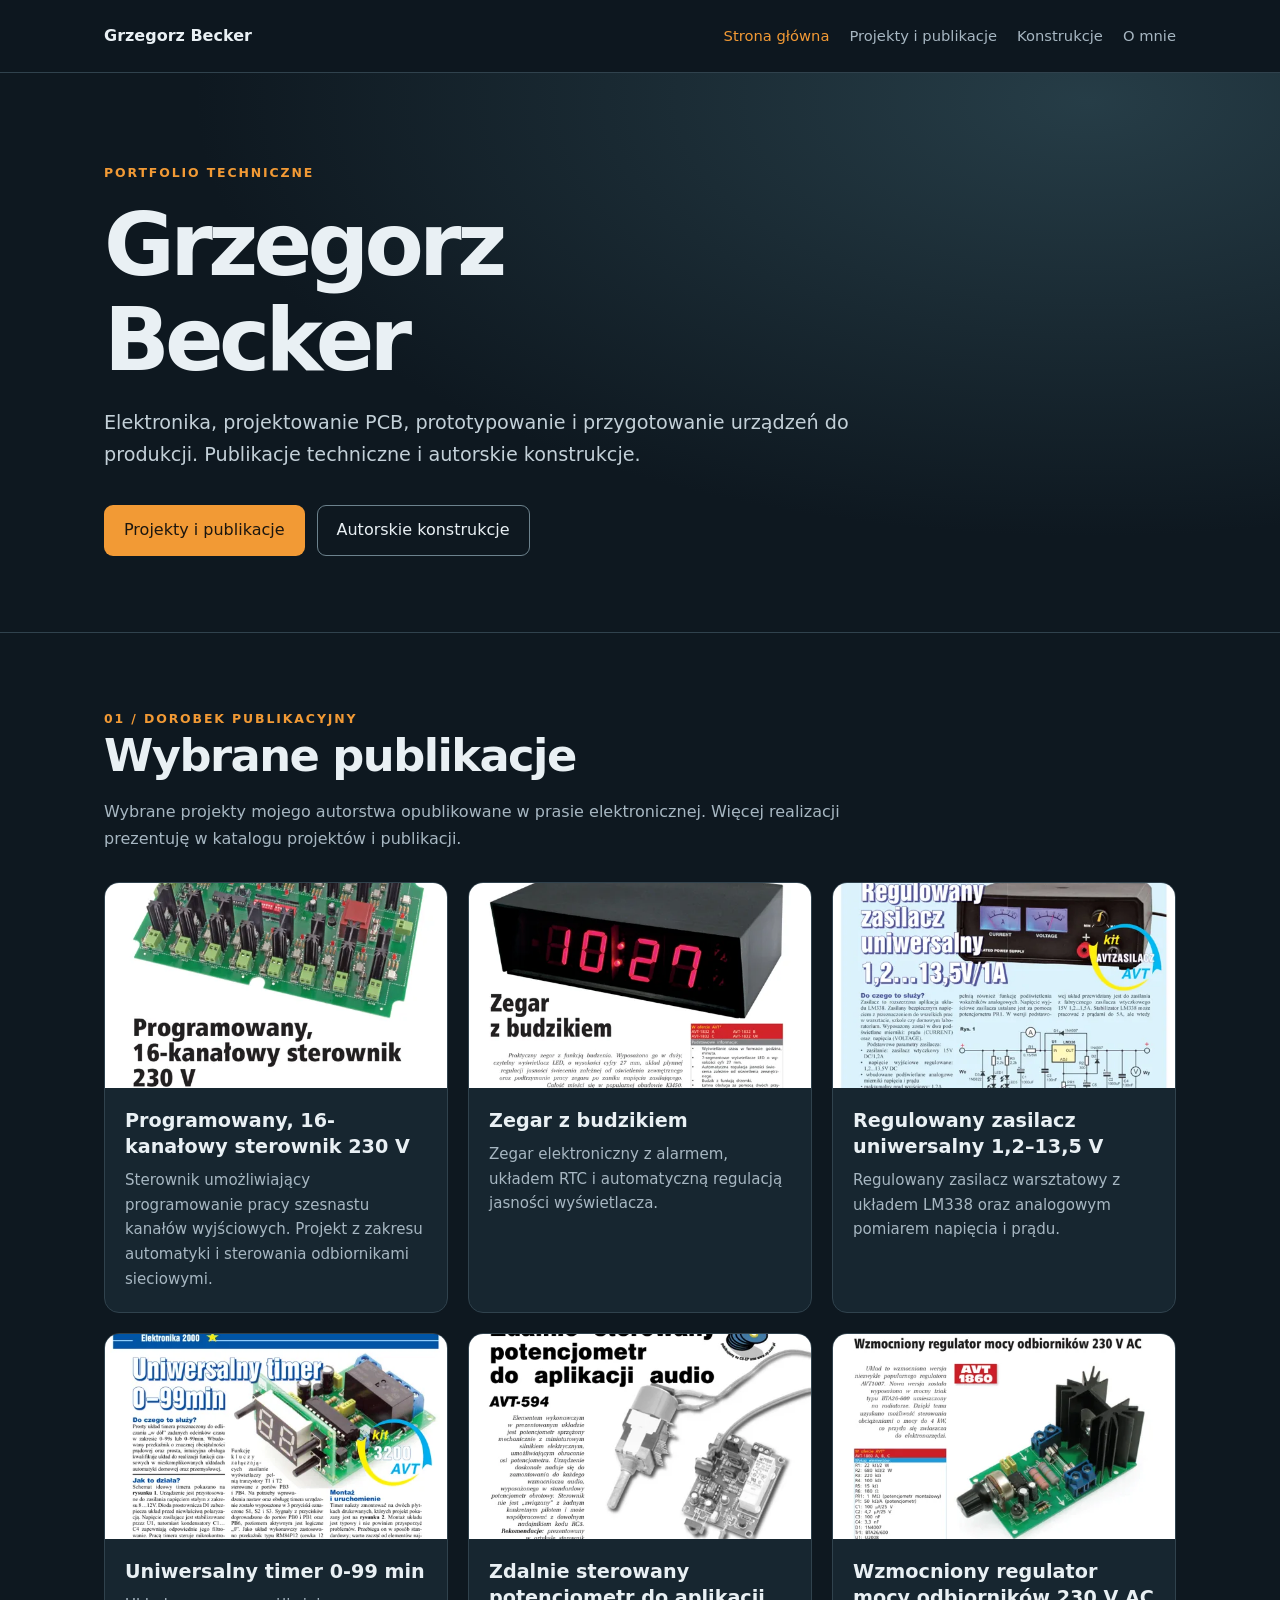
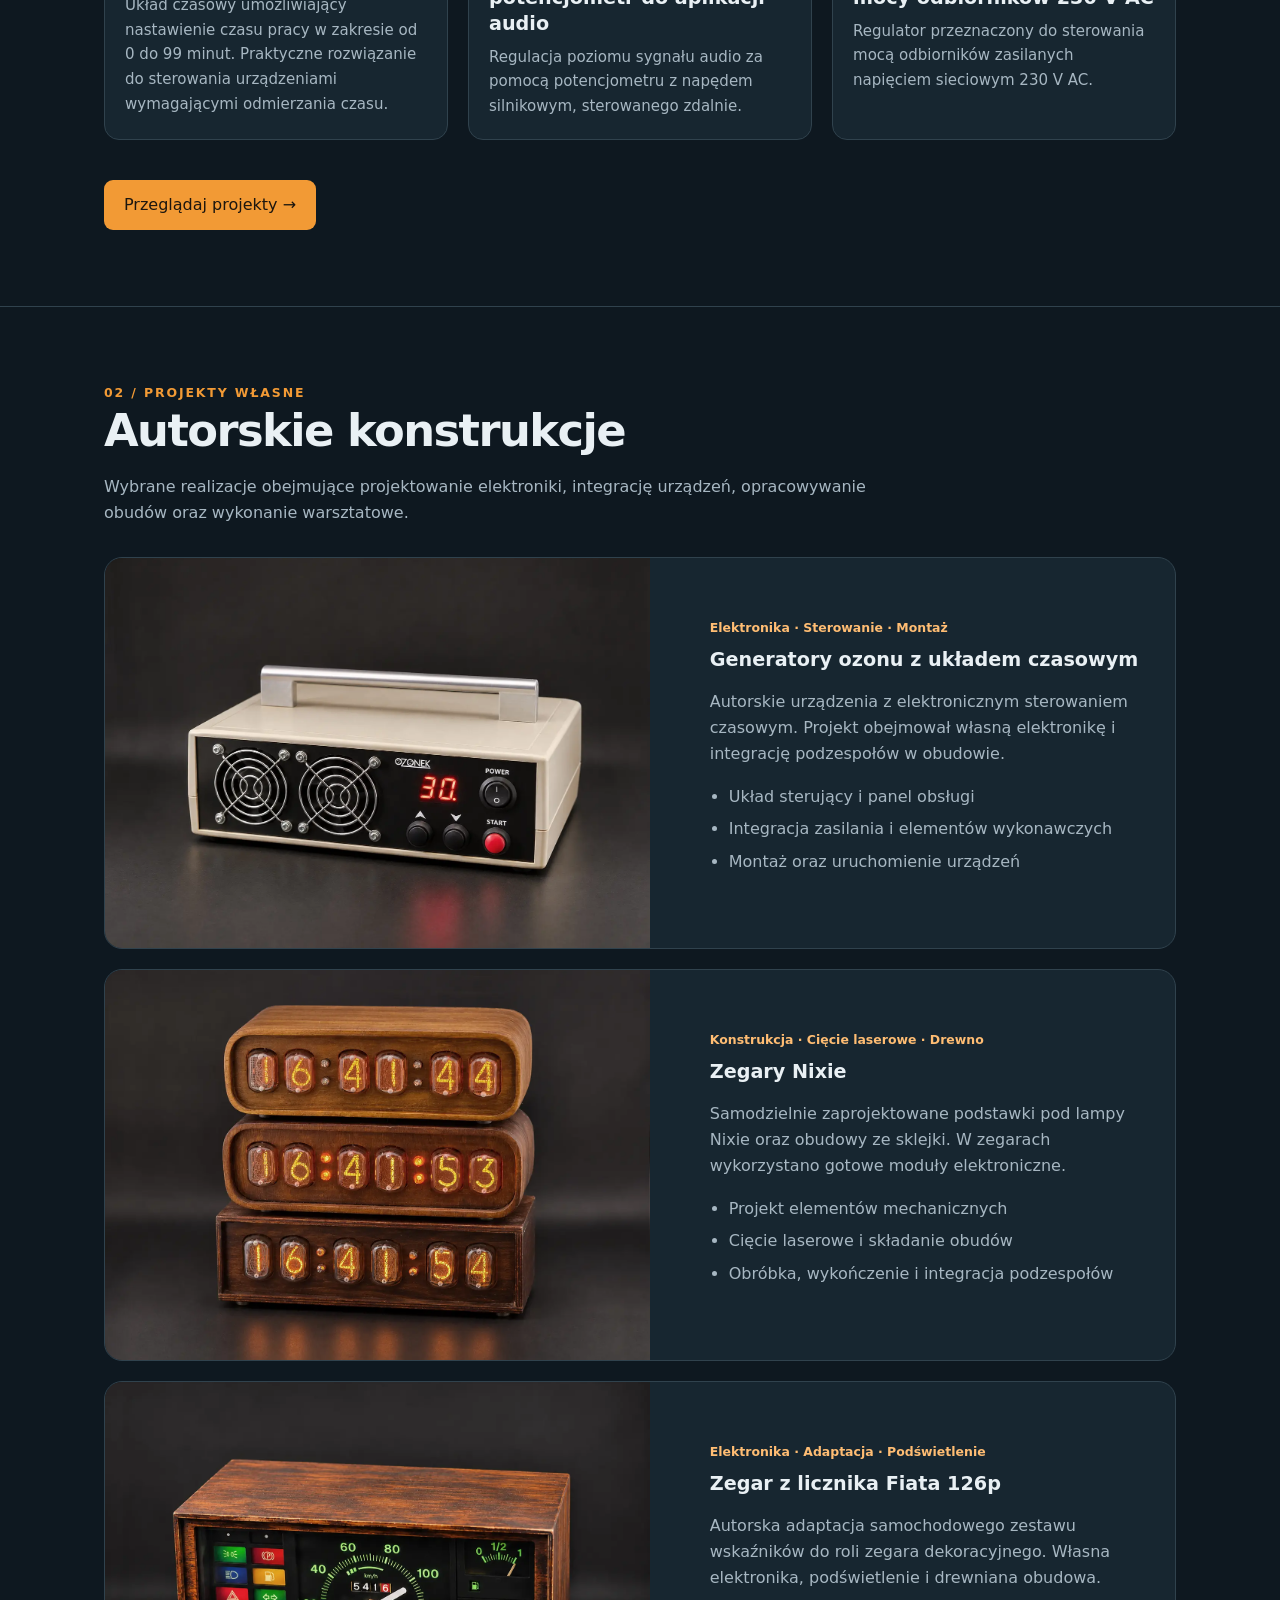
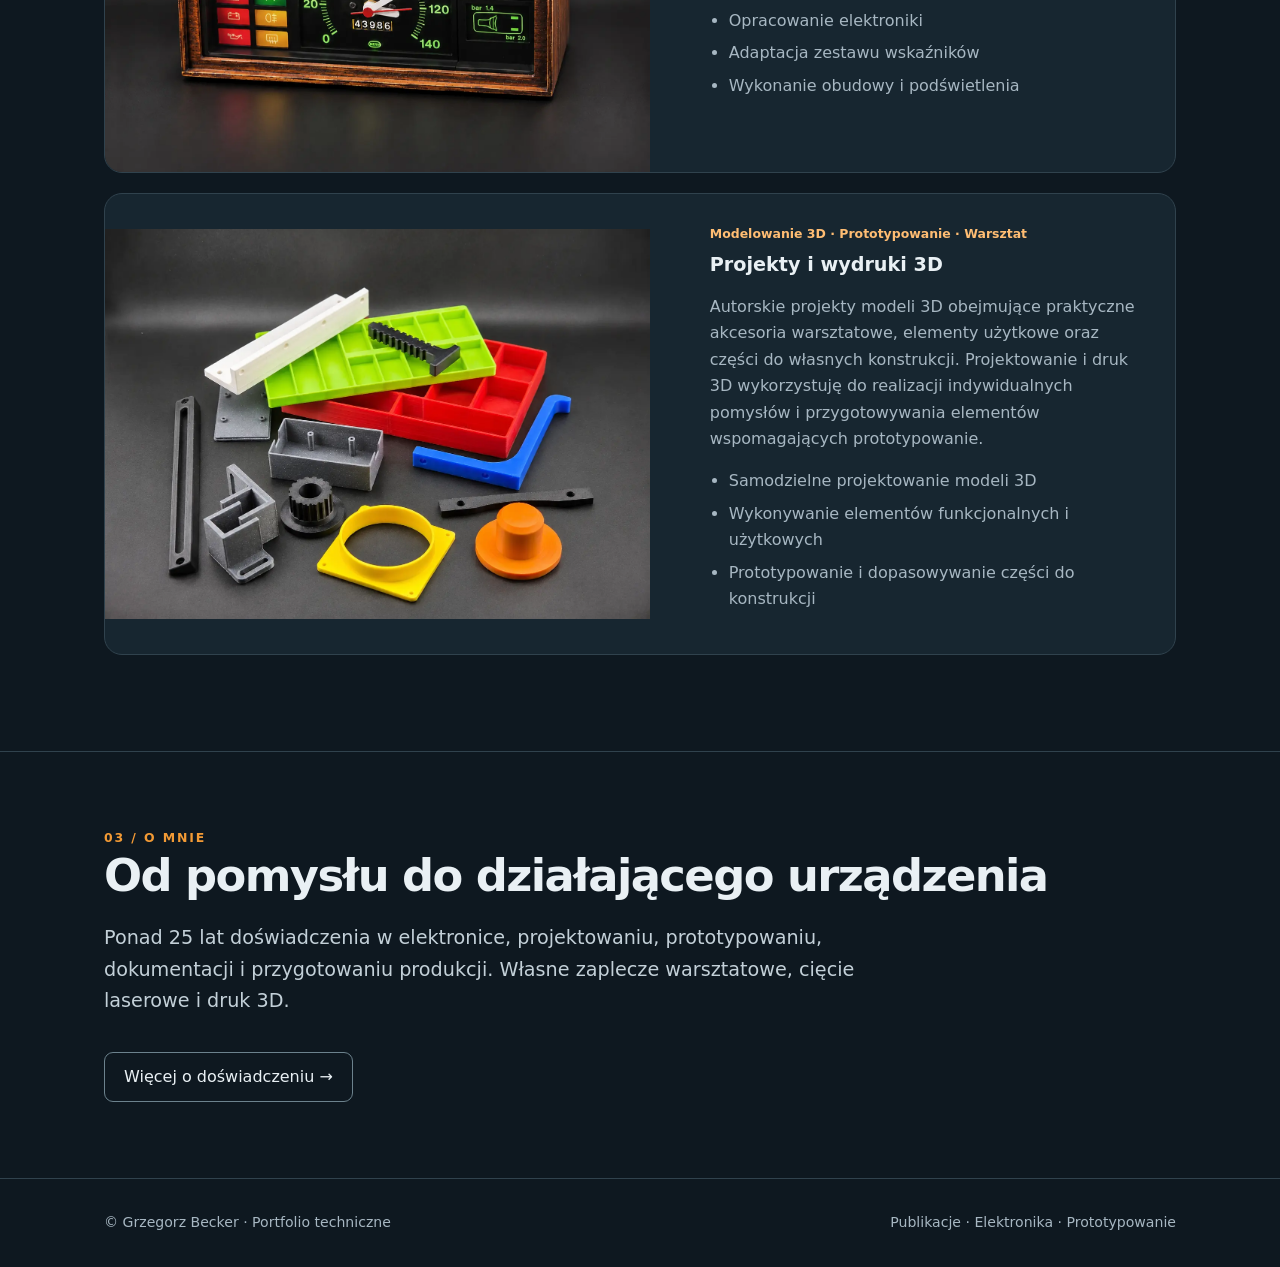
<file: index.html>
<!DOCTYPE html>

<html lang="pl">

<head>
    <meta charset="utf-8" />
    <meta content="width=device-width,initial-scale=1" name="viewport" />
    <meta content="Grzegorz Becker — portfolio projektów elektronicznych, publikacji i autorskich konstrukcji."
        name="description" />
    <title>Portfolio techniczne | Grzegorz Becker</title>
    <link href="style.css" rel="stylesheet" />
</head>

<body>
    <header class="nav">
        <div class="wrap"><a class="brand" href="index.html">Grzegorz Becker</a>
            <nav aria-label="Nawigacja" class="links"><a aria-current="page" href="index.html">Strona główna</a><a
                    href="publikacje.html">Projekty i publikacje</a><a href="#projekty-wlasne">Konstrukcje</a><a
                    href="o-mnie.html">O mnie</a></nav>
        </div>
    </header>
    <main>
        <section class="hero">
            <div class="wrap">
                <div class="eyebrow">Portfolio techniczne</div>
                <h1>Grzegorz<br />Becker</h1>
                <p class="lead">Elektronika, projektowanie PCB, prototypowanie i przygotowanie urządzeń do produkcji.
                    Publikacje techniczne i autorskie konstrukcje.</p><a class="btn" href="publikacje.html">Projekty i publikacje</a><a class="btn secondary" href="#projekty-wlasne">Autorskie konstrukcje</a>
            </div>
        </section>
        <section class="section">
            <div class="wrap">
                <div class="sectionintro">
                    <div class="eyebrow">01 / Dorobek publikacyjny</div>
                    <h2>Wybrane publikacje</h2>
                    <p class="muted">Wybrane projekty mojego autorstwa opublikowane w prasie elektronicznej. Więcej realizacji prezentuję w katalogu projektów i publikacji.</p>
                </div>
                <div class="grid catalog">
                    <article class="card"><img alt="Ilustracja publikacji: Programowany, 16-kanałowy sterownik 230 V"
                                style="object-position: center 35%;" loading="lazy" src="assets/avt5666-preview.webp" />
                        <div class="content">
                            <h3>Programowany, 16-kanałowy sterownik 230 V</h3>
                            <p>Sterownik umożliwiający programowanie pracy szesnastu kanałów wyjściowych. Projekt z
                                zakresu automatyki i sterowania odbiornikami sieciowymi.</p>
                        </div>
                    </article>
                    <article class="card"><img alt="Ilustracja publikacji: Zegar z budzikiem"     style="object-position: center 20%;" loading="lazy"
                            src="assets/avt1832-preview.webp" />
                        <div class="content">
                            <h3>Zegar z budzikiem</h3>
                            <p>Zegar elektroniczny z alarmem, układem RTC i automatyczną regulacją jasności
                                wyświetlacza.</p>
                        </div>
                    </article>
                    <article class="card"><img alt="Ilustracja publikacji: Regulowany zasilacz uniwersalny 1,2–13,5 V"
                             style="object-position: center 20%;" loading="lazy" src="assets/avtzasilacz-preview.webp" />
                        <div class="content">
                            <h3>Regulowany zasilacz uniwersalny 1,2–13,5 V</h3>
                            <p>Regulowany zasilacz warsztatowy z układem LM338 oraz analogowym pomiarem napięcia i
                                prądu.</p>
                        </div>
                    </article>
                    <article class="card"><img alt="Ilustracja publikacji: Uniwersalny timer 0–99 min"  style="object-position: center 10%;" loading="lazy"
                            src="assets/avt3200-preview.webp" />
                        <div class="content">
                            <h3>Uniwersalny timer 0-99 min</h3>
                            <p>Układ czasowy umożliwiający nastawienie czasu pracy w zakresie od 0 do 99 minut.
                                Praktyczne rozwiązanie do sterowania urządzeniami wymagającymi odmierzania czasu.</p>
                        </div>
                    </article>
                    <article class="card"><img
                            alt="Ilustracja publikacji: Zdalnie sterowany potencjometr do aplikacji audio"
                             style="object-position: center 20%;" loading="lazy" src="assets/avt594-preview.webp" />
                        <div class="content">
                            <h3>Zdalnie sterowany potencjometr do aplikacji audio</h3>
                            <p>Regulacja poziomu sygnału audio za pomocą potencjometru z napędem silnikowym, sterowanego
                                zdalnie.</p>
                        </div>
                    </article>
                    <article class="card"><img
                            alt="Ilustracja publikacji: Wzmocniony regulator mocy odbiorników 230 V AC" loading="lazy"
                             style="object-position: center 10%;" src="assets/avt1860-preview.webp" />
                        <div class="content">
                            <h3>Wzmocniony regulator mocy odbiorników 230 V AC</h3>
                            <p>Regulator przeznaczony do sterowania mocą odbiorników zasilanych napięciem sieciowym 230
                                V AC.</p>
                        </div>
                    </article>
                </div>
                <div class="page-links"><a class="btn" href="publikacje.html">Przeglądaj projekty →</a></div>
            </div>
        </section>
        <section class="section" id="projekty-wlasne">
            <div class="wrap">
                <div class="sectionintro">
                    <div class="eyebrow">02 / Projekty własne</div>
                    <h2>Autorskie konstrukcje</h2>
                    <p class="muted">Wybrane realizacje obejmujące projektowanie elektroniki, integrację urządzeń, opracowywanie obudów oraz wykonanie warsztatowe.</p>
                </div>
                <article class="feature"><img alt="Generatory ozonu z układem czasowym" loading="lazy"
                        src="assets/ozon-main.webp" />
                    <div class="copy"><span class="tag">Elektronika · Sterowanie · Montaż</span>
                        <h3>Generatory ozonu z układem czasowym</h3>
                        <p class="muted">Autorskie urządzenia z elektronicznym sterowaniem czasowym. Projekt obejmował
                            własną elektronikę i integrację podzespołów w obudowie.</p>
                        <ul>
                            <li>Układ sterujący i panel obsługi</li>
                            <li>Integracja zasilania i elementów wykonawczych</li>
                            <li>Montaż oraz uruchomienie urządzeń</li>
                        </ul>
                    </div>
                </article>
                <article class="feature"><img alt="Zegary Nixie" loading="lazy" src="assets/nixie-main.webp" />
                    <div class="copy"><span class="tag">Konstrukcja · Cięcie laserowe · Drewno</span>
                        <h3>Zegary Nixie</h3>
                        <p class="muted">Samodzielnie zaprojektowane podstawki pod lampy Nixie oraz obudowy ze sklejki.
                            W zegarach wykorzystano gotowe moduły elektroniczne.</p>
                        <ul>
                            <li>Projekt elementów mechanicznych</li>
                            <li>Cięcie laserowe i składanie obudów</li>
                            <li>Obróbka, wykończenie i integracja podzespołów</li>
                        </ul>
                    </div>
                </article>
                <article class="feature"><img alt="Zegar z licznika Fiata 126p" loading="lazy"
                        src="assets/fiat-main.webp" />
                    <div class="copy"><span class="tag">Elektronika · Adaptacja · Podświetlenie</span>
                        <h3>Zegar z licznika Fiata 126p</h3>
                        <p class="muted">Autorska adaptacja samochodowego zestawu wskaźników do roli zegara
                            dekoracyjnego. Własna elektronika, podświetlenie i drewniana obudowa.</p>
                        <ul>
                            <li>Opracowanie elektroniki</li>
                            <li>Adaptacja zestawu wskaźników</li>
                            <li>Wykonanie obudowy i podświetlenia</li>
                        </ul>
                    </div>
                </article>
                <article class="feature"><img alt="Projekty i wydruki 3D" style="object-position: center 99%; loading="lazy" src="assets/3d-main.webp" />
                    <div class="copy"><span class="tag">Modelowanie 3D · Prototypowanie · Warsztat</span>
                        <h3>Projekty i wydruki 3D</h3>
                        <p class="muted">Autorskie projekty modeli 3D obejmujące praktyczne akcesoria warsztatowe,
                            elementy użytkowe oraz części do własnych konstrukcji. Projektowanie i druk 3D wykorzystuję
                            do realizacji indywidualnych pomysłów i przygotowywania elementów wspomagających
                            prototypowanie.</p>
                        <ul>
                            <li>Samodzielne projektowanie modeli 3D</li>
                            <li>Wykonywanie elementów funkcjonalnych i użytkowych</li>
                            <li>Prototypowanie i dopasowywanie części do konstrukcji</li>
                        </ul>
                    </div>
                </article>
            </div>
        </section>
        <section class="section">
            <div class="wrap">
                <div class="eyebrow">03 / O mnie</div>
                <h2>Od pomysłu do działającego urządzenia</h2>
                <p class="lead">Ponad 25 lat doświadczenia w elektronice, projektowaniu, prototypowaniu, dokumentacji i
                    przygotowaniu produkcji. Własne zaplecze warsztatowe, cięcie laserowe i druk 3D.</p><a
                    class="btn secondary" href="o-mnie.html">Więcej o doświadczeniu →</a>
            </div>
        </section>
    </main>
    <footer class="footer">
        <div class="wrap"><span>© Grzegorz Becker · Portfolio techniczne</span><span>Publikacje · Elektronika ·
                Prototypowanie</span></div>
    </footer>
    <script defer="" src="site.js"></script>
</body>

</html>
</file>
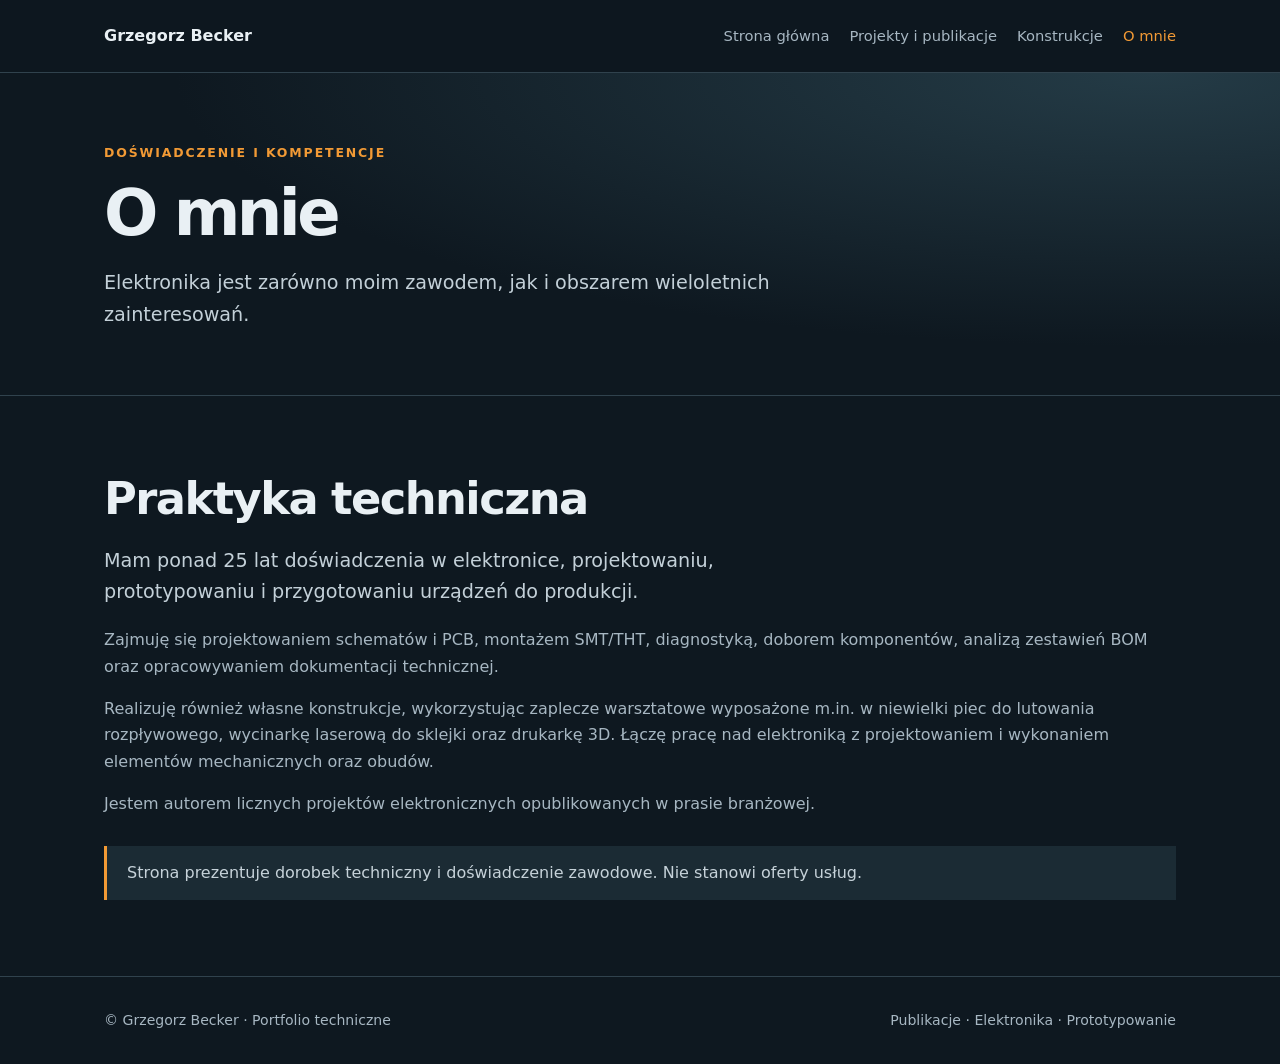
<file: o-mnie.html>
<!DOCTYPE html>

<html lang="pl">

<head>
    <meta charset="utf-8" />
    <meta content="width=device-width,initial-scale=1" name="viewport" />
    <meta content="Grzegorz Becker — portfolio projektów elektronicznych, publikacji i autorskich konstrukcji."
        name="description" />
    <title>O mnie | Grzegorz Becker</title>
    <link href="style.css" rel="stylesheet" />
</head>

<body>
    <header class="nav">
        <div class="wrap"><a class="brand" href="index.html">Grzegorz Becker</a>
            <nav aria-label="Nawigacja" class="links"><a href="index.html">Strona główna</a><a
                    href="publikacje.html">Projekty i publikacje</a><a href="index.html#projekty-wlasne">Konstrukcje</a><a
                    aria-current="page" href="o-mnie.html">O mnie</a></nav>
        </div>
    </header>
    <main>
        <section class="pagehead">
            <div class="wrap">
                <div class="eyebrow">Doświadczenie i kompetencje</div>
                <h1>O mnie</h1>
                <p class="lead">Elektronika jest zarówno moim zawodem, jak i obszarem wieloletnich zainteresowań.</p>
            </div>
        </section>
        <section class="section">
            <div class="wrap">
                <h2>Praktyka techniczna</h2>
                <p class="lead">Mam ponad 25 lat doświadczenia w elektronice, projektowaniu, prototypowaniu i
                    przygotowaniu urządzeń do produkcji.</p>
                <p class="muted">Zajmuję się projektowaniem schematów i PCB, montażem SMT/THT, diagnostyką, doborem komponentów, analizą zestawień BOM oraz opracowywaniem dokumentacji technicznej.</p>
                <p class="muted">Realizuję również własne konstrukcje, wykorzystując zaplecze warsztatowe wyposażone m.in. w niewielki piec do lutowania rozpływowego, wycinarkę laserową do sklejki oraz drukarkę 3D. Łączę pracę nad elektroniką z projektowaniem i wykonaniem elementów mechanicznych oraz obudów.</p>
                <p class="muted">Jestem autorem licznych projektów elektronicznych opublikowanych w prasie branżowej.</p>
<div class="note">Strona prezentuje dorobek techniczny i doświadczenie zawodowe. Nie stanowi oferty
                    usług.</div>
            </div>
        </section>
    </main>
    <footer class="footer">
        <div class="wrap"><span>© Grzegorz Becker · Portfolio techniczne</span><span>Publikacje · Elektronika ·
                Prototypowanie</span></div>
    </footer>
    <script defer="" src="site.js"></script>
</body>

</html>
</file>
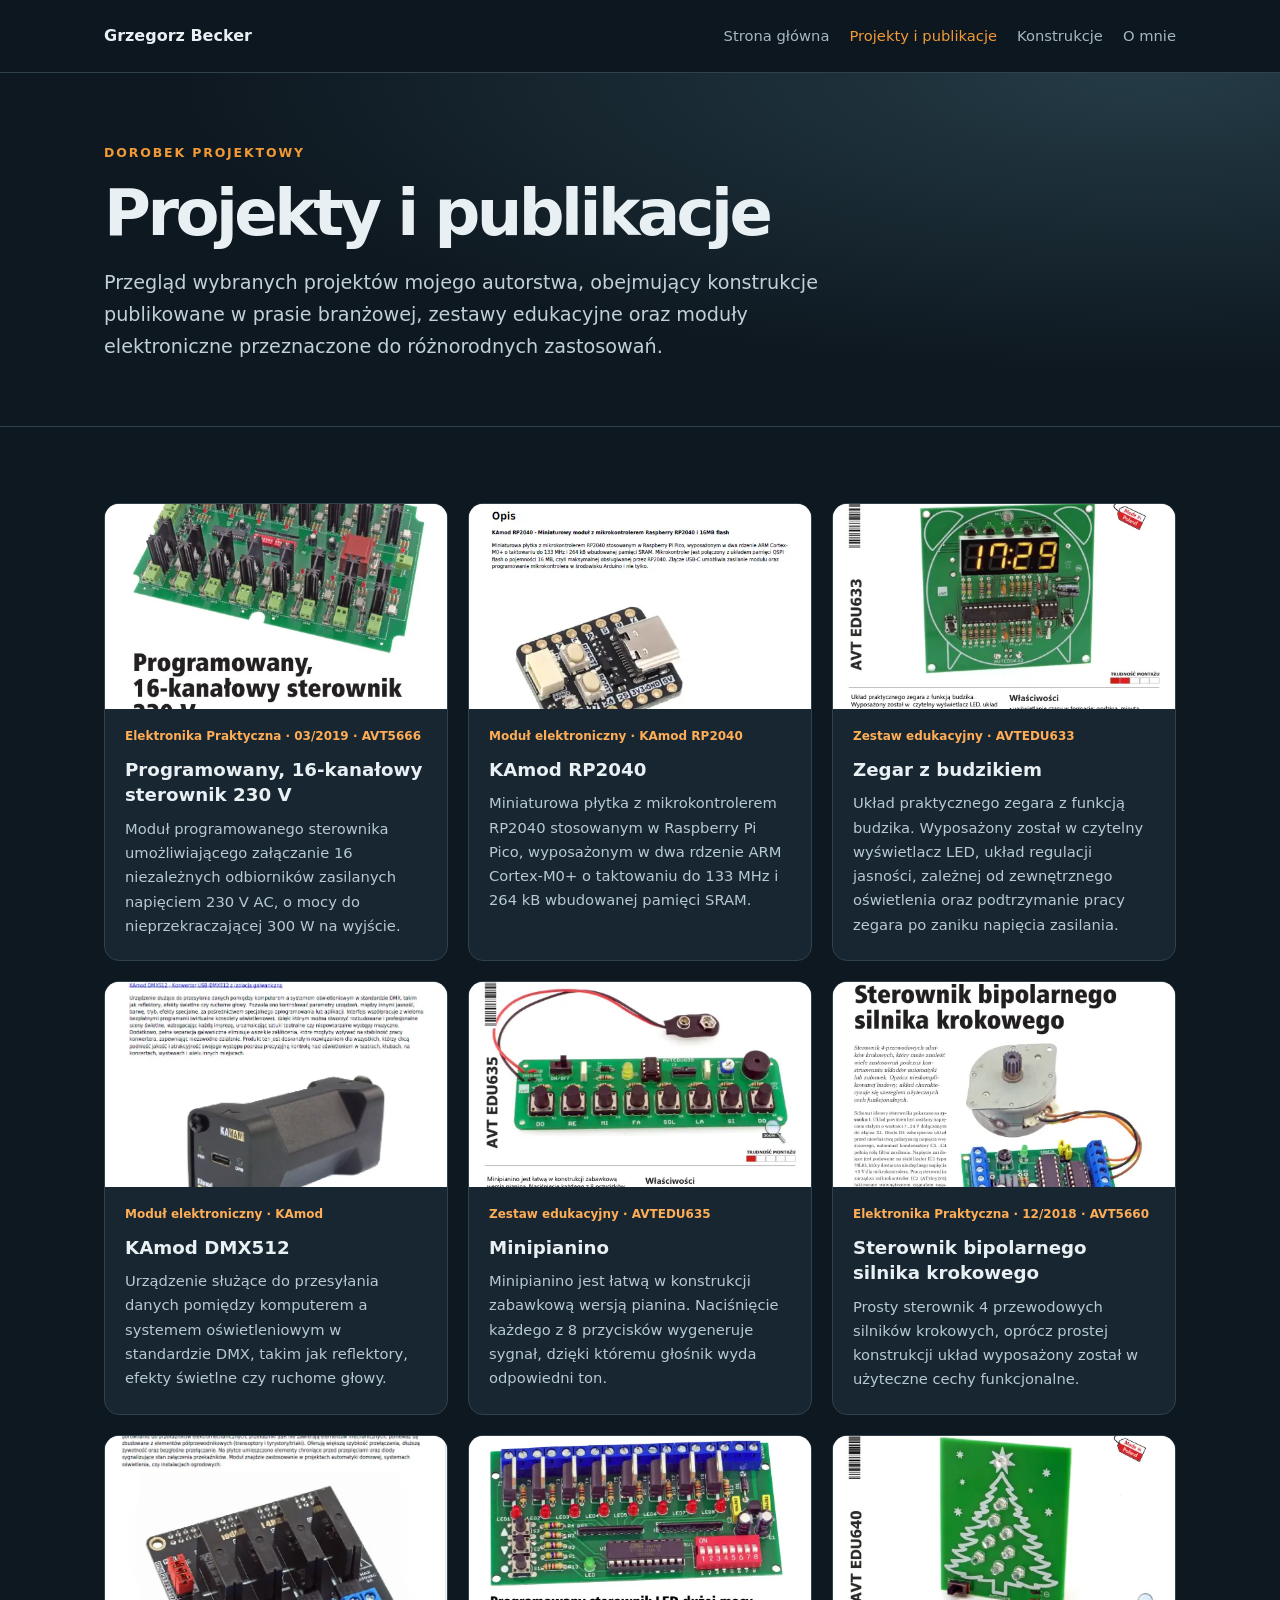
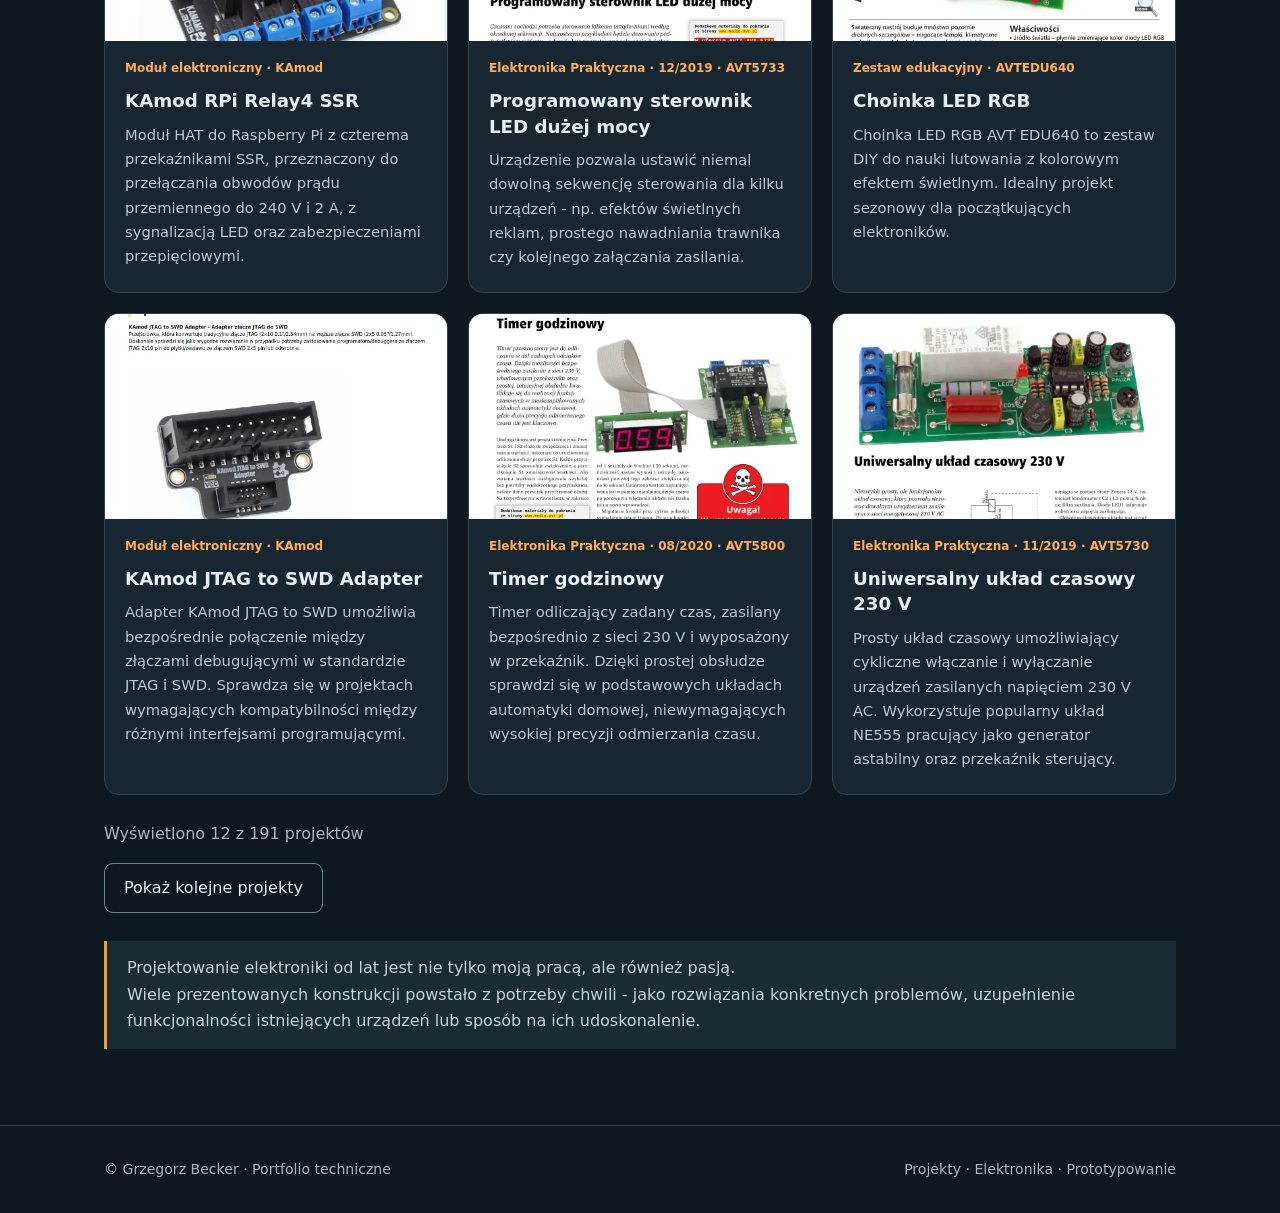
<file: publikacje.html>
<!DOCTYPE html>

<html lang="pl">

<head>
    <meta charset="utf-8" />
    <meta content="width=device-width,initial-scale=1" name="viewport" />
    <meta content="Grzegorz Becker — portfolio projektów elektronicznych, publikacji i autorskich konstrukcji."
        name="description" />
    <title>Projekty i publikacje | Grzegorz Becker</title>
    <link href="style.css" rel="stylesheet" />
</head>

<body>
    <header class="nav">
        <div class="wrap"><a class="brand" href="index.html">Grzegorz Becker</a>
            <nav aria-label="Nawigacja" class="links"><a href="index.html">Strona główna</a><a aria-current="page"
                    href="publikacje.html">Projekty i publikacje</a><a href="index.html#projekty-wlasne">Konstrukcje</a><a
                    href="o-mnie.html">O mnie</a></nav>
        </div>
    </header>
    <main>
        <section class="pagehead">
            <div class="wrap">
                <div class="eyebrow">Dorobek projektowy</div>
                <h1>Projekty i publikacje</h1>
                <p class="lead">Przegląd wybranych projektów mojego autorstwa, obejmujący konstrukcje publikowane w prasie branżowej, zestawy edukacyjne oraz moduły elektroniczne przeznaczone do różnorodnych zastosowań.</p>
            </div>
        </section>
        <section class="section">
            <div class="wrap">
                <div class="publication-list">
                    <article class="publication-item">
                        <img
                            alt="Pierwsza strona artykułu: Programowany, 16-kanałowy sterownik 230 V"
                            class="publication-thumb"   style="object-position: center 30%;" loading="lazy" src="assets/pub-5666.webp" />
                        <div class="publication-content">
                            <div class="tag">Elektronika Praktyczna · 03/2019 · AVT5666</div>
                            <h3>Programowany, 16-kanałowy sterownik 230 V</h3>
                            <p>Moduł programowanego sterownika umożliwiającego załączanie 16 niezależnych odbiorników zasilanych napięciem 230 V AC, o mocy do nieprzekraczającej
300 W na wyjście.</p>
                        </div>
                    </article>
                    <article class="publication-item"><img alt="Podgląd dokumentacji: KAmod RP2040"
                            class="publication-thumb" loading="lazy" src="assets/pub-RP2040.webp" />
                        <div class="publication-content">
                            <div class="tag">Moduł elektroniczny · KAmod RP2040</div>
                            <h3>KAmod RP2040</h3>
                            <p>Miniaturowa płytka z mikrokontrolerem RP2040 stosowanym w Raspberry Pi Pico, wyposażonym w dwa rdzenie ARM Cortex-M0+ o taktowaniu do 133 MHz i 264 kB wbudowanej pamięci SRAM. </p>
                        </div>
                    </article>
                    <article class="publication-item"><img alt="Podgląd dokumentacji: Zegar z budzikiem"
                            class="publication-thumb" loading="lazy" src="assets/additional-06.webp" />
                        <div class="publication-content">
                            <div class="tag">Zestaw edukacyjny · AVTEDU633</div>
                            <h3>Zegar z budzikiem</h3>
                            <p>Układ praktycznego zegara z funkcją budzika. Wyposażony został w czytelny wyświetlacz LED, układ regulacji jasności, zależnej od zewnętrznego
oświetlenia oraz podtrzymanie pracy zegara po zaniku napięcia zasilania.</p>
                        </div>
                    </article>
                    <article class="publication-item"><img alt="Podgląd dokumentacji: KAmod DMX512"
                            class="publication-thumb" loading="lazy" src="assets/KAmodDMX512.webp" />
                        <div class="publication-content">
                            <div class="tag">Moduł elektroniczny · KAmod</div>
                            <h3>KAmod DMX512</h3>
                            <p>Urządzenie służące do przesyłania danych pomiędzy komputerem a systemem oświetleniowym w standardzie DMX, takim
jak reflektory, efekty świetlne czy ruchome głowy.</p>
                        </div>
                    </article>
                    <article class="publication-item"><img alt="Podgląd dokumentacji: Minipianino"
                            class="publication-thumb" loading="lazy" src="assets/additional-08.webp" />
                        <div class="publication-content">
                            <div class="tag">Zestaw edukacyjny · AVTEDU635</div>
                            <h3>Minipianino</h3>
                            <p>Minipianino jest łatwą w konstrukcji zabawkową
wersją pianina. Naciśnięcie każdego z 8 przycisków
wygeneruje sygnał, dzięki któremu głośnik wyda
odpowiedni ton.</p>
                        </div>
                    </article>
                    <article class="publication-item"><img
                            alt="Pierwsza strona artykułu: Sterownik bipolarnego silnika krokowego"
                            class="publication-thumb"   style="object-position: center 65%;" loading="lazy" src="assets/pub-5660.webp" />
                        <div class="publication-content">
                            <div class="tag">Elektronika Praktyczna · 12/2018 · AVT5660</div>
                            <h3>Sterownik bipolarnego silnika krokowego</h3>
                            <p>Prosty sterownik 4 przewodowych silników krokowych, oprócz prostej konstrukcji układ wyposażony został w użyteczne cechy funkcjonalne.</p>
                        </div>
                    </article>
                    <article class="publication-item"><img alt="Podgląd dokumentacji: KAmod RPi Relay4 SSR"
                            class="publication-thumb"  style="object-position: center 40%;" loading="lazy" src="assets/additional-23.webp" />
                        <div class="publication-content">
                            <div class="tag">Moduł elektroniczny · KAmod</div>
                            <h3>KAmod RPi Relay4 SSR</h3>
                            <p>Moduł HAT do Raspberry Pi z czterema przekaźnikami SSR, przeznaczony do przełączania obwodów prądu przemiennego do 240 V i 2 A, z sygnalizacją LED oraz zabezpieczeniami przepięciowymi.</p>
                        </div>
                    </article>
                    <article class="publication-item"><img
                            alt="Pierwsza strona artykułu: Programowany sterownik LED dużej mocy"
                            class="publication-thumb" style="object-position: center 10%;" loading="lazy" src="assets/pub-5733.webp" />
                        <div class="publication-content">
                            <div class="tag">Elektronika Praktyczna · 12/2019 · AVT5733</div>
                            <h3>Programowany sterownik LED dużej mocy</h3>
                            <p>Urządzenie pozwala ustawić niemal dowolną sekwencję sterowania dla kilku urządzeń - np. efektów świetlnych reklam, prostego nawadniania trawnika czy kolejnego załączania zasilania.</p>
                        </div>
                    </article>
                    <article class="publication-item"><img alt="Podgląd dokumentacji: Choinka LED RGB"
                            class="publication-thumb" loading="lazy" src="assets/additional-13.webp" />
                        <div class="publication-content">
                            <div class="tag">Zestaw edukacyjny · AVTEDU640</div>
                            <h3>Choinka LED RGB</h3>
                            <p>Choinka LED RGB AVT EDU640 to zestaw DIY do nauki lutowania z kolorowym efektem świetlnym. Idealny projekt sezonowy dla początkujących elektroników.</p>
                        </div>
                    </article>
                    <article class="publication-item"><img alt="Podgląd dokumentacji: KAmod JTAG to SWD Adapter"
                            class="publication-thumb" style="object-position: center 40%;" loading="lazy" src="assets/additional-18.webp" />
                        <div class="publication-content">
                            <div class="tag">Moduł elektroniczny · KAmod</div>
                            <h3>KAmod JTAG to SWD Adapter</h3>
                            <p>Adapter KAmod JTAG to SWD umożliwia bezpośrednie połączenie między złączami debugującymi w standardzie JTAG i SWD. Sprawdza się w projektach wymagających kompatybilności między różnymi interfejsami programującymi.</p>
                        </div>
                    </article>
                    <article class="publication-item"><img alt="Pierwsza strona artykułu: Timer godzinowy"
                            class="publication-thumb" style="object-position: center 10%;" loading="lazy" src="assets/pub-5800.webp" />
                        <div class="publication-content">
                            <div class="tag">Elektronika Praktyczna · 08/2020 · AVT5800</div>
                            <h3>Timer godzinowy</h3>
                            <p>Timer odliczający zadany czas, zasilany bezpośrednio z sieci 230 V i wyposażony w przekaźnik. Dzięki prostej obsłudze sprawdzi się w podstawowych układach automatyki domowej, niewymagających wysokiej precyzji odmierzania czasu.
                            </p>
                        </div>
                    </article>
                    <article class="publication-item"><img
                            alt="Pierwsza strona artykułu: Uniwersalny układ czasowy 230 V" class="publication-thumb"
                            style="object-position: center 10%;" loading="lazy" src="assets/pub-5730.webp" />
                        <div class="publication-content">
                            <div class="tag">Elektronika Praktyczna · 11/2019 · AVT5730</div>
                            <h3>Uniwersalny układ czasowy 230 V</h3>
                            <p>Prosty układ czasowy umożliwiający cykliczne włączanie i wyłączanie urządzeń zasilanych napięciem 230 V AC. Wykorzystuje popularny układ NE555 pracujący jako generator astabilny oraz przekaźnik sterujący.
                            </p>
                        </div>
                    </article>
                    <article class="publication-item"><img
                            alt="Pierwsza strona artykułu: Sterownik płynnego rozjaśniania i wygaszania oświetlenia LED z czujnikiem zbliżeniowym"
                            class="publication-thumb" style="object-position: center 10%;"loading="lazy" src="assets/pub-5789.webp" />
                        <div class="publication-content">
                            <div class="tag">Elektronika Praktyczna · 08/2020 · AVT5789</div>
                            <h3>Sterownik płynnego rozjaśniania i wygaszania oświetlenia LED z czujnikiem zbliżeniowym
                            </h3>
                            <p>Bezdotykowy sterownik oświetlenia 12 V DC, przeznaczony do taśm LED oraz żarówek tradycyjnych i halogenowych. Zbliżenie dłoni do sensora powoduje płynne włączenie lub wygaszenie światła.</p>
                        </div>
                    </article>
                    <article class="publication-item"><img alt="Podgląd dokumentacji: KAmod I2C Hub Qwire"
                            class="publication-thumb" loading="lazy" src="assets/additional-17.webp" />
                        <div class="publication-content">
                            <div class="tag">Moduł elektroniczny · KAmod</div>
                            <h3>KAmod I2C Hub Qwire</h3>
                            <p>Rozgałęźnik magistrali I2C umożliwiający podłączenie wielu modułów do jednego interfejsu. Wyposażony w złącza Qwire (Qwiic/STEMMA QT), Kamami i goldpin, diodę LED zasilania oraz odłączane rezystory podciągające.</p>
                        </div>
                    </article>
                    <article class="publication-item"><img
                            alt="Pierwsza strona artykułu: Sterownik płynnego rozjaśniania i wygaszania oświetlenia LED sterowany włącznikiem"
                            class="publication-thumb" style="object-position: center 90%; loading="lazy" src="assets/pub-5788.webp" />
                        <div class="publication-content">
                            <div class="tag">Elektronika Praktyczna · 08/2020 · AVT5788</div>
                            <h3>Sterownik płynnego rozjaśniania i wygaszania oświetlenia LED sterowany włącznikiem</h3>
                            <p>Sterownik oświetlenia 12 V LED zapewniający płynne rozjaśnianie i wygaszanie światła. Przeznaczony do taśm LED i wybranych żarówek LED, współpracuje z klasycznymi włącznikami typu włącz/wyłącz.</p>
                        </div>
                    </article>
                    <article class="publication-item"><img alt="Podgląd dokumentacji: Zmierzchowa lampka LED"
                            class="publication-thumb"  style="object-position: center 20%; loading="lazy" src="assets/additional-02.webp" />
                        <div class="publication-content">
                            <div class="tag">Zestaw edukacyjny · AVTEDU622</div>
                            <h3>Zmierzchowa lampka LED</h3>
                            <p>Lampka nocna z czujnikiem zmierzchu, automatycznie włączająca oświetlenie LED po zapadnięciu zmroku, zapewniając komfort i bezpieczeństwo.</p>
                        </div>
                    </article>
                    <article class="publication-item"><img
                            alt="Pierwsza strona artykułu: Selektor wejść audio z przełącznikiem obrotowym"
                            class="publication-thumb" style="object-position: center 70%; loading="lazy" src="assets/pub-5796.webp" />
                        <div class="publication-content">
                            <div class="tag">Elektronika Praktyczna · 08/2020 · AVT5796</div>
                            <h3>Selektor wejść audio z przełącznikiem obrotowym</h3>
                            <p>Czterokanałowy selektor sygnałów audio umożliwiający wybór jednego z czterech źródeł dźwięku. Idealny jako przełącznik wejść wzmacniacza. Zastosowanie przekaźników zapewnia przełączanie bez pogorszenia parametrów sygnału.</p>
                        </div>
                    </article>
                    <article class="publication-item"><img alt="Podgląd dokumentacji: KAmod LM2596"
                            class="publication-thumb" style="object-position: center 10%; loading="lazy" src="assets/additional-19.webp" />
                        <div class="publication-content">
                            <div class="tag">Moduł elektroniczny · KAmod</div>
                            <h3>KAmod LM2596</h3>
                            <p>Moduł przetwornicy DC-DC Step-down z układem LM2596S, umożliwiający regulację napięcia wyjściowego w zakresie 1,5-35 V przy sprawności do 92%. Kompaktowa konstrukcja i wyprowadzenia w rastrze 2,54 mm ułatwiają zastosowanie w projektach elektronicznych.</p>
                        </div>
                    </article>
                    <article class="publication-item"><img
                            alt="Pierwsza strona artykułu: Sterownik wentylatorów 12 V dużej mocy"
                            class="publication-thumb" style="object-position: center 10%; loading="lazy" src="assets/pub-5698.webp" />
                        <div class="publication-content">
                            <div class="tag">Elektronika Praktyczna · 08/2019 · AVT5698</div>
                            <h3>Sterownik wentylatorów 12 V dużej mocy</h3>
                            <p>Układ sterowania wentylatorem umożliwiający efektywne chłodzenie urządzeń elektronicznych w zależności od temperatury. Pozwala ograniczyć niepotrzebną pracę wentylatora i zoptymalizować odprowadzanie ciepła.</p>
                        </div>
                    </article>
                    <article class="publication-item"><img alt="Podgląd dokumentacji: Pipek dręczyciel"
                            class="publication-thumb" style="object-position: center 10%; loading="lazy" src="assets/additional-03.webp" />
                        <div class="publication-content">
                            <div class="tag">Zestaw edukacyjny · AVTEDU625</div>
                            <h3>Pipek dręczyciel</h3>
                            <p>Żartobliwy generator dźwięku emitujący krótkie, przenikliwe piski w długich odstępach czasu. Uruchamia się wyłącznie w ciemności, stanowiąc zabawny sposób na robienie psikusów znajomym.</p>
                        </div>
                    </article>
                    <article class="publication-item"><img
                            alt="Pierwsza strona artykułu: Sterownik płynnego rozjaśniania i wygaszania oświetlenia LED"
                            class="publication-thumb" style="object-position: center 10%; loading="lazy" src="assets/pub-5706.webp" />
                        <div class="publication-content">
                            <div class="tag">Elektronika Praktyczna · 08/2019 · AVT5706</div>
                            <h3>Sterownik płynnego rozjaśniania i wygaszania oświetlenia LED</h3>
                            <p>Sterownik oświetlenia LED zapewniający płynne rozjaśnianie i wygaszanie światła, zwiększając komfort użytkowania. Przeznaczony do taśm LED oraz wybranych żarówek LED bez stabilizacji prądu.</p>
                        </div>
                    </article>
                    <article class="publication-item"><img alt="Podgląd dokumentacji: KAmod OPTO 1REL"
                            class="publication-thumb" style="object-position: center 30%; loading="lazy" src="assets/additional-20.webp" />
                        <div class="publication-content">
                            <div class="tag">Moduł elektroniczny · KAmod</div>
                            <h3>KAmod OPTO 1REL</h3>
                            <p>Uniwersalny moduł przekaźnikowy 5 V z optoizolacją, umożliwiający sterowanie obciążeniami do 10 A / 250 V AC. Posiada możliwość wyboru wyzwalania stanem niskim lub wysokim.</p>
                        </div>
                    </article>
                    <article class="publication-item"><img
                            alt="Pierwsza strona artykułu: Sopel LED - efekt spadającego światła"
                            class="publication-thumb" style="object-position: center 60%; loading="lazy" src="assets/pub-5695.webp" />
                        <div class="publication-content">
                            <div class="tag">Elektronika Praktyczna · 08/2019 · AVT5695</div>
                            <h3>Sopel LED - efekt spadającego światła</h3>
                            <p>Układ generuje siedem konfigurowalnych efektów świetlnych, m.in. spadający meteoryt i efekt Knight Rider, z możliwością regulacji prędkości oraz długości smugi świetlnej.</p>
                        </div>
                    </article>
                    <article class="publication-item"><img alt="Podgląd dokumentacji: Wskaźnik kierunku LED"
                            class="publication-thumb" loading="lazy" src="assets/additional-04.webp" />
                        <div class="publication-content">
                            <div class="tag">Zestaw edukacyjny · AVTEDU631</div>
                            <h3>Wskaźnik kierunku LED</h3>
                            <p>Wskaźnik w postaci strzałki sygnalizacyjnej LED tworzą cztery symbole > złożone z 5 diod LED każdy. Dzięki regulowanej prędkości przełączania dają ciekawy efekt wizualny.</p>
                        </div>
                    </article>
                    <article class="publication-item"><img
                            alt="Pierwsza strona artykułu: Softstart do żarówek samochodowych i nie tylko"
                            class="publication-thumb" style="object-position: center 20%; loading="lazy" src="assets/pub-5701.webp" />
                        <div class="publication-content">
                            <div class="tag">Elektronika Praktyczna · 08/2019 · AVT5701</div>
                            <h3>Softstart do żarówek samochodowych i nie tylko</h3>
                            <p>Układ łagodnego rozruchu żarówki, zapewniający płynne rozjaśnianie w czasie około 2 sekund. Stopniowe nagrzewanie włókna ogranicza prąd rozruchowy i wydłuża żywotność żarówki.</p>
                        </div>
                    </article>
                    <article class="publication-item"><img alt="Podgląd dokumentacji: KAmod Photo Interrupter Sensor"
                            class="publication-thumb" style="object-position: center 60%; loading="lazy" src="assets/additional-21.webp" />
                        <div class="publication-content">
                            <div class="tag">Moduł elektroniczny · KAmod</div>
                            <h3>KAmod Photo Interrupter Sensor</h3>
                            <p>Moduł optycznego czujnika szczelinowego IR, przeznaczony do wykrywania obiektów, zliczania impulsów i budowy enkoderów. Wyposażony w przerzutnik Schmitta zapewniający stabilny sygnał cyfrowy oraz diodę LED sygnalizującą stan czujnika.</p>
                        </div>
                    </article>
                    <article class="publication-item"><img
                            alt="Świąteczna choinka Młodego Technika"
                            class="publication-thumb" style="object-position: center 20%; loading="lazy" src="assets/ChoinkaMT.webp" />
                        <div class="publication-content">
                            <div class="tag">Zestaw do samodzielnego montażu</div>
                            <h3>Świąteczna choinka Młodego Technika - zestaw do samodzielnego montażu</h3>
                            <p>Świąteczna choinka w formie pocztówki z migającymi diodami LED. Prosty zestaw edukacyjny do samodzielnego montażu, niewymagający lutowania ani specjalistycznych narzędzi. Idealny dla początkujących elektroników.</p>
                        </div>
                    </article>
                    <article class="publication-item"><img alt="Podgląd dokumentacji: Efekt LED - odlotowy UFOledek"
                            class="publication-thumb" loading="lazy" src="assets/additional-05.webp" />
                        <div class="publication-content">
                            <div class="tag">Zestaw edukacyjny · AVTEDU632</div>
                            <h3>Efekt LED - odlotowy UFOledek</h3>
                            <p>Dekoracyjny model statku UFO z siedmioma efektami świetlnymi LED. Trzy przyciski umożliwiają wybór animacji, regulację jej szybkości oraz długości smugi świetlnej.</p>
                        </div>
                    </article>
                    <article class="publication-item"><img alt="Pierwsza strona artykułu: Choinka LED z USB"
                            class="publication-thumb" style="object-position: center 10%; loading="lazy" src="assets/pub-5655.webp" />
                        <div class="publication-content">
                            <div class="tag">Elektronika Praktyczna · 12/2018 · AVT5655</div>
                            <h3>Choinka LED z USB</h3>
                            <p>Dekoracyjna choinka z migającymi diodami LED, zasilana bezpośrednio z portu USB komputera lub ładowarki. Prosty zestaw do samodzielnego montażu, idealny jako świąteczny upominek.</p>
                        </div>
                    </article>
                    <article class="publication-item"><img alt="Podgląd dokumentacji: KAmod RPi Zero Proto"
                            class="publication-thumb" style="object-position: center 20%; loading="lazy" src="assets/additional-24.webp" />
                        <div class="publication-content">
                            <div class="tag">Moduł elektroniczny · KAmod</div>
                            <h3>KAmod RPi Zero Proto</h3>
                            <p>Uniwersalna płytka prototypowa do Raspberry Pi Zero z otworami w rastrze 2,54 mm. Wyposażona w wyprowadzenia GPIO, zasilania oraz interfejsów I2C i UART, ułatwia budowę i testowanie własnych układów elektronicznych.</p>
                        </div>
                    </article>
                    <article class="publication-item"><img
                            alt="Pierwsza strona artykułu: Sterownik unipolarnego silnika krokowego"
                            class="publication-thumb" loading="lazy" src="assets/pub-1985.webp" />
                        <div class="publication-content">
                            <div class="tag">Elektronika Praktyczna · 08/2018 · AVT1985</div>
                            <h3>Sterownik unipolarnego silnika krokowego</h3>
                            <p>Prosty sterownik silników krokowych 5- i 6-przewodowych, przeznaczony do zastosowań w automatyce, robotyce i projektach hobbystycznych. Wyróżnia się nieskomplikowaną konstrukcją i praktycznymi funkcjami sterowania.</p>
                        </div>
                    </article>
                    <article class="publication-item"><img
                            alt="Podgląd dokumentacji: Efekt LED świecący w rytmie muzyki - MigoLEDki"
                            class="publication-thumb" loading="lazy" src="assets/additional-07.webp" />
                        <div class="publication-content">
                            <div class="tag">Zestaw edukacyjny · AVTEDU634</div>
                            <h3>Efekt LED świecący w rytmie muzyki - MigoLEDki</h3>
                            <p>Efekt świetlny z diodami LED migającymi w rytm muzyki. Wbudowany czuły mikrofon umożliwia reagowanie na dźwięk bez konieczności podłączania układu do sprzętu audio.</p>
                        </div>
                    </article>
                    <article class="publication-item"><img
                            alt="Pierwsza strona artykułu: Precyzyjny timer 1 sekunda…99 minut"
                            class="publication-thumb"   style="object-position: center 60%; loading="lazy" src="assets/pub-1995.webp" />
                        <div class="publication-content">
                            <div class="tag">Elektronika Praktyczna · 08/2018 · AVT1995</div>
                            <h3>Precyzyjny timer 1 sekunda…99 minut</h3>
                            <p>Precyzyjny timer odliczający czas w zakresie od 1 sekundy do 99 minut, z możliwością ustawiania minut i sekund. Wyposażony w przekaźnik i intuicyjną obsługę, idealny do prostych układów automatyki.
                            </p>
                        </div>
                    </article>
                     <article class="publication-item"><img
                            alt="KAmod Si7021"
                            class="publication-thumb" style="object-position: center 20%; loading="lazy" src="assets/Si7021.webp" />
                        <div class="publication-content">
                            <div class="tag">Moduł elektroniczny · KAmod</div>
                            <h3>KAmod Si7021</h3>
                            <p>Moduł czujnika temperatury i wilgotności Si7021 z interfejsem I2C. Umożliwia pomiar temperatury od -40 do 125°C oraz wilgotności od 0 do 100% RH. Wyposażony w złącza Qwire (Qwiic/STEMMA QT), diodę LED zasilania i odłączane rezystory podciągające.</p>
                        </div>
                    </article>
                    <article class="publication-item"><img
                            alt="Pierwsza strona artykułu: Bedlight - sterownik oświetlenia nocnego z czujką ruchu"
                            class="publication-thumb" style="object-position: center 20%; loading="lazy" src="assets/pub-1996.webp" />
                        <div class="publication-content">
                            <div class="tag">Elektronika Praktyczna · 08/2018 · AVT1996</div>
                            <h3>Bedlight - sterownik oświetlenia nocnego z czujką ruchu</h3>
                            <p>Włącznik czasowy z czujnikiem ruchu i zmierzchu, przeznaczony do taśm LED. Automatycznie włącza oświetlenie po wykryciu ruchu, zapewniając płynne rozjaśnianie i wygaszanie światła po ustawionym czasie.</p>
                        </div>
                    </article>
                    <article class="publication-item"><img alt="Podgląd dokumentacji: Sygnalizator suchego kwiatka"
                            class="publication-thumb" style="object-position: center 10%; loading="lazy" src="assets/additional-09.webp" />
                        <div class="publication-content">
                            <div class="tag">Zestaw edukacyjny · AVTEDU636</div>
                            <h3>Sygnalizator suchego kwiatka</h3>
                            <p>Sygnalizator wilgotności gleby roślin doniczkowych, pomagający kontrolować poziom nawodnienia i przypominający o konieczności podlewania. Praktyczne rozwiązanie dla miłośników roślin domowych.</p>
                        </div>
                    </article>
                    <article class="publication-item"><img
                            alt="Pierwsza strona artykułu: Sterowany dowolnym pilotem potencjometr audio z przekaźnikiem"
                            class="publication-thumb" style="object-position: center 10%; loading="lazy" src="assets/pub-3222.webp" />
                        <div class="publication-content">
                            <div class="tag">Elektronika dla Wszystkich · 04/2018 · AVT3222</div>
                            <h3>Sterowany dowolnym pilotem potencjometr audio z przekaźnikiem</h3>
                            <p>Układ zdalnego sterowania głośnością wzmacniacza audio za pomocą pilota na podczerwień. Umożliwia regulację głośności oraz włączanie i wyłączanie urządzenia. Współpracuje z większością popularnych pilotów IR po prostej procedurze programowania.</p>
                        </div>
                    </article>
                    <article class="publication-item"><img alt="Podgląd dokumentacji: KAmodLM4950"
                            class="publication-thumb" loading="lazy" src="assets/additional-26.webp" />
                        <div class="publication-content">
                            <div class="tag">Moduł elektroniczny · KAmod</div>
                            <h3>KAmodLM4950</h3>
                            <p>Dwukanałowy wzmacniacz audio 2×3 W oparty na układzie LM4950, zasilany napięciem 10-15 V. Wyposażony w wejście Jack 3,5 mm i złącza śrubowe głośników. Idealny do niewielkich systemów audio, projektów DIY oraz napraw sprzętu elektronicznego.</p>
                        </div>
                    </article>
                    <article class="publication-item"><img alt="Pierwsza strona artykułu: Sterownik odciągu oparów"
                            class="publication-thumb" style="object-position: center 10%; loading="lazy" src="assets/pub-3215.webp" />
                        <div class="publication-content">
                            <div class="tag">Elektronika dla Wszystkich · 02/2018 · AVT3215</div>
                            <h3>Sterownik odciągu oparów</h3>
                            <p>Regulator obrotów wentylatora umożliwiający płynną regulację jego wydajności i ograniczenie hałasu. Idealny do domowych pochłaniaczy oparów lutowniczych oraz innych układów wentylacyjnych.</p>
                        </div>
                    </article>
                    <article class="publication-item"><img alt="Podgląd dokumentacji: Pikająca kostka do gry"
                            class="publication-thumb" loading="lazy" src="assets/additional-10.webp" />
                        <div class="publication-content">
                            <div class="tag">Zestaw edukacyjny · AVTEDU637</div>
                            <h3>Pikająca kostka do gry</h3>
                            <p>Elektroniczna kostka do gry z siedmioma niebieskimi diodami LED wyświetlającymi wylosowaną liczbę oczek. Efekt dźwiękowy imituje turlanie kostki, uatrakcyjniając zabawę i rozgrywki towarzyskie.</p>
                        </div>
                    </article>
                    <article class="publication-item"><img alt="Pierwsza strona artykułu: Termostat z wyświetlaczem LED"
                            class="publication-thumb" style="object-position: center 10%; loading="lazy" src="assets/pub-3220.webp" />
                        <div class="publication-content">
                            <div class="tag">Elektronika dla Wszystkich · 01/2018 · AVT3220</div>
                            <h3>Termostat z wyświetlaczem LED</h3>
                            <p>Uniwersalny termostat z niezależną regulacją temperatury załączenia i wyłączenia przekaźnika. Obsługuje tryby grzania i chłodzenia z regulowaną histerezą. </p>
                        </div>
                    </article>
                    <article class="publication-item"><img alt="Podgląd dokumentacji: KAmodRPi Pico Dual Expander"
                            class="publication-thumb" loading="lazy" src="assets/additional-27.webp" />
                        <div class="publication-content">
                            <div class="tag">Moduł elektroniczny · KAmod</div>
                            <h3>KAmodRPi Pico Dual Expander</h3>
                            <p>Płytka rozszerzeń do Raspberry Pi Pico, ułatwiająca prototypowanie i podłączanie dodatkowych modułów. Wyposażona w złącza GPIO, interfejs I2C Qwire (Qwiic/STEMMA QT), zasilanie USB-C oraz przycisk reset.</p>
                        </div>
                    </article>
                    <article class="publication-item"><img
                            alt="Pierwsza strona artykułu: Zabezpieczenie - prosta blokada samochodu"
                            class="publication-thumb" loading="lazy" src="assets/pub-3187.webp" />
                        <div class="publication-content">
                            <div class="tag">Elektronika dla Wszystkich · 12/2017 · AVT3187</div>
                            <h3>Zabezpieczenie - prosta blokada samochodu</h3>
                            <p>Proste, nietypowe zabezpieczenie samochodu przed kradzieżą, stanowiące dodatkową ochronę przed nieautoryzowanym uruchomieniem pojazdu. Dzięki nieskomplikowanej konstrukcji może skutecznie uzupełniać fabryczne systemy antykradzieżowe.</p>
                        </div>
                    </article>
                    <article class="publication-item"><img alt="Podgląd dokumentacji: Super Ucho"
                            class="publication-thumb" loading="lazy" src="assets/additional-11.webp" />
                        <div class="publication-content">
                            <div class="tag">Zestaw edukacyjny · AVTEDU638</div>
                            <h3>Super Ucho</h3>
                            <p>Super Ucho to czuły wzmacniacz dźwięków otoczenia, umożliwiający słuchanie nawet najcichszych szmerów, szeptów i odgłosów przyrody. Idealny do eksperymentów akustycznych i obserwacji otoczenia za pomocą słuchawek.</p>
                        </div>
                    </article>
                    <article class="publication-item"><img
                            alt="Pierwsza strona artykułu: Efekt LED - spadający meteoryt" class="publication-thumb"
                            loading="lazy" src="assets/pub-3186.webp" />
                        <div class="publication-content">
                            <div class="tag">Elektronika dla Wszystkich · 12/2017 · AVT3186</div>
                            <h3>Efekt LED - spadający meteoryt</h3>
                            <p>Sterownik LED oferujący siedem efektów świetlnych, m.in. spadający meteoryt i Knight Rider. Umożliwia regulację szybkości animacji oraz długości smugi świetlnej. Idealny do dekoracji i oświetlenia świątecznego.</p>
                        </div>
                    </article>
                    <article class="publication-item"><img alt="Podgląd dokumentacji: KAmodRPi Pico Expansion"
                            class="publication-thumb" loading="lazy" src="assets/additional-28.webp" />
                        <div class="publication-content">
                            <div class="tag">Moduł elektroniczny · KAmod</div>
                            <h3>KAmodRPi Pico Expansion</h3>
                            <p>Uniwersalna nakładka do Raspberry Pi Pico, wyprowadzająca wszystkie sygnały GPIO na złącza goldpin oraz zaciski śrubowe. Umożliwia wygodne podłączanie modułów i przewodów bez lutowania, znacznie ułatwiając prototypowanie układów elektronicznych.</p>
                        </div>
                    </article>
                    <article class="publication-item"><img alt="Pierwsza strona artykułu: Uniwersalny timer 0-99min"
                            class="publication-thumb"  style="object-position: center 10%; loading="lazy" src="assets/pub-3200.webp" />
                        <div class="publication-content">
                            <div class="tag">Elektronika dla Wszystkich · 11/2017 · AVT3200</div>
                            <h3>Uniwersalny timer 0-99min</h3>
                            <p>Uniwersalny timer odliczający czas w zakresie 0-99 sekund lub 0-99 minut. Wyposażony w przekaźnik o dużej obciążalności i intuicyjną obsługę. Idealny do prostych układów automatyki domowej i przemysłowej.
                            </p>
                        </div>
                    </article>
                    <article class="publication-item"><img
                            alt="Podgląd dokumentacji: Wspomagacz wyboru - animacja losowania z dźwiękiem."
                            class="publication-thumb" loading="lazy" src="assets/additional-12.webp" />
                        <div class="publication-content">
                            <div class="tag">Zestaw edukacyjny · AVTEDU639</div>
                            <h3>Wspomagacz wyboru - animacja losowania z dźwiękiem.</h3>
                            <p>Elektroniczny „Wspomagacz wyboru” - zabawny gadżet pomagający podejmować codzienne decyzje poprzez losowanie. Idealny do rozstrzygania dylematów i urozmaicania zabawy w gronie znajomych.</p>
                        </div>
                    </article>
                    <article class="publication-item"><img alt="Pierwsza strona artykułu: Licznik zdarzeń"
                            class="publication-thumb" loading="lazy" src="assets/pub-3188.webp" />
                        <div class="publication-content">
                            <div class="tag">Elektronika dla Wszystkich · 10/2017 · AVT3188</div>
                            <h3>Licznik zdarzeń</h3>
                            <p>Uniwersalny licznik impulsów z możliwością zliczania w górę i w dół, w zakresie do 9999. Obsługuje impulsy o częstotliwości do 10 Hz, sygnalizuje je dźwiękowo i zapamiętuje wynik po wyłączeniu zasilania.</p>
                        </div>
                    </article>
                    <article class="publication-item"><img alt="Podgląd dokumentacji: KAmodRPI Pico Protoboard"
                            class="publication-thumb" loading="lazy" src="assets/additional-29.webp" />
                        <div class="publication-content">
                            <div class="tag">Moduł elektroniczny · KAmod</div>
                            <h3>KAmodRPI Pico Protoboard</h3>
                            <p>Uniwersalna płytka prototypowa do Raspberry Pi Pico z trzema obszarami otworów w rastrze 2,54 mm. Umożliwia bezpośrednie lutowanie modułu lub montaż w złączach żeńskich. Wyposażona w opisane wyprowadzenia GPIO, ułatwia budowę i testowanie własnych układów elektronicznych.</p>
                        </div>
                    </article>
                    <article class="publication-item"><img
                            alt="Pierwsza strona artykułu: Zabezpieczenie akumulatora żelowego 6 V"
                            class="publication-thumb" style="object-position: center 90%; loading="lazy" src="assets/pub-1970.webp" />
                        <div class="publication-content">
                            <div class="tag">Elektronika Praktyczna · 08/2017 · AVT1970</div>
                            <h3>Zabezpieczenie akumulatora żelowego 6 V</h3>
                            <p>Moduł zabezpieczający akumulator 6 V przed nadmiernym rozładowaniem. Automatycznie odłącza obciążenie przy zbyt niskim napięciu i ponownie je załącza po naładowaniu akumulatora.
                    </article>
                    <article class="publication-item"><img alt="Podgląd dokumentacji: Kolorofon LED"
                            class="publication-thumb" loading="lazy" src="assets/additional-14.webp" />
                        <div class="publication-content">
                            <div class="tag">Zestaw edukacyjny · AVTEDU644</div>
                            <h3>Kolorofon LED</h3>
                            <p>Kolorofon reagujący efektami świetlnymi na dźwięki otoczenia, bez konieczności podłączania do sprzętu audio. Wyposażony w płynną regulację czułości, zasilany napięciem 12 V. Efektowny gadżet imprezowy i zestaw edukacyjny do nauki lutowania.</p>
                        </div>
                    </article>
                    <article class="publication-item"><img
                            alt="Pierwsza strona artykułu: Sterownik lampki nocnej do zasypiania"
                            class="publication-thumb" style="object-position: center 80%; loading="lazy" src="assets/pub-1969.webp" />
                        <div class="publication-content">
                            <div class="tag">Elektronika Praktyczna · 08/2017 · AVT1969</div>
                            <h3>Sterownik lampki nocnej do zasypiania</h3>
                            <p>Sterownik czasowy oświetlenia LED 12 V, idealny do lampek nocnych. Naciśnięcie przycisku powoduje płynne rozjaśnienie światła, a po upływie ustawionego czasu jego łagodne wygaszenie. Czas świecenia regulowany potencjometrem.</p>
                        </div>
                    </article>
                    <article class="publication-item"><img
                            alt="Podgląd dokumentacji: KAmodRPi Pico Prototyping Platform" class="publication-thumb"
                            loading="lazy" src="assets/additional-30.webp" />
                        <div class="publication-content">
                            <div class="tag">Moduł elektroniczny · KAmod</div>
                            <h3>KAmodRPi Pico Prototyping Platform</h3>
                            <p>Wielofunkcyjna platforma prototypowa do Raspberry Pi Pico, wyposażona w płytkę stykową, złącza GPIO, wbudowane peryferia, przycisk reset oraz interfejs I2C Qwire. Umożliwia szybkie budowanie i testowanie układów elektronicznych bez lutowania.</p>
                        </div>
                    </article>
                    <article class="publication-item"><img
                            alt="Pierwsza strona artykułu: Precyzyjny, regulowany zasilacz uniwersalny 1,5…32 V-3 A"
                            class="publication-thumb" loading="lazy" src="assets/pub-1976.webp" />
                        <div class="publication-content">
                            <div class="tag">Elektronika Praktyczna · 08/2017 · AVT1976</div>
                            <h3>Precyzyjny, regulowany zasilacz uniwersalny 1,5…32 V-3 A</h3>
                            <p>Regulowany zasilacz oparty na układzie LM338, wyposażony w precyzyjny potencjometr wieloobrotowy umożliwiający dokładne ustawienie napięcia wyjściowego.
                            </p>
                        </div>
                    </article>
                    <article class="publication-item"><img
                            alt="Podgląd dokumentacji: Termo Strażak - prosty alarm temperaturowy"
                            class="publication-thumb" loading="lazy" src="assets/additional-15.webp" />
                        <div class="publication-content">
                            <div class="tag">Zestaw edukacyjny · AVTEDU649</div>
                            <h3>Termo Strażak - prosty alarm temperaturowy</h3>
                            <p>Alarm termiczny sygnalizujący przekroczenie ustawionego progu temperatury za pomocą głośnego sygnału dźwiękowego i migających diod LED. Prosty zestaw edukacyjny do nauki lutowania.</p>
                        </div>
                    </article>
                    <article class="publication-item"><img
                            alt="Pierwsza strona artykułu: Powolny rozjaśniacz do taśm LED 12 V"
                            class="publication-thumb" style="object-position: center 20%; style="object-position: center 60%; loading="lazy" src="assets/pub-1975.webp" />
                        <div class="publication-content">
                            <div class="tag">Elektronika Praktyczna · 07/2017 · AVT1975</div>
                            <h3>Powolny rozjaśniacz do taśm LED 12 V</h3>
                            <p>Sterownik oświetlenia LED 12 V i żarówek halogenowych, zapewniający płynne rozjaśnianie światła bez nagłego rozbłysku. Umożliwia regulację czasu rozjaśniania w zakresie od 1 do około 20 sekund.</p>
                        </div>
                    </article>
                    <article class="publication-item"><img alt="Podgląd dokumentacji: KAmodRPi Pico Quad Expander"
                            class="publication-thumb" style="object-position: center 20%; loading="lazy" src="assets/additional-31.webp" />
                        <div class="publication-content">
                            <div class="tag">Moduł elektroniczny · KAmod</div>
                            <h3>KAmodRPi Pico Quad Expander</h3>
                            <p>Płytka rozszerzeń do Raspberry Pi Pico, wyposażona w cztery zestawy złączy 2×20 pinów, cztery interfejsy I2C Qwire (Qwiic/STEMMA QT), zasilanie USB-C oraz przycisk reset. Umożliwia wygodne podłączanie dodatkowych modułów i prototypowanie układów elektronicznych.</p>
                        </div>
                    </article>
                    <article class="publication-item"><img
                            alt="Pierwsza strona artykułu: 4-kanałowy termostat z alarmem" class="publication-thumb"
                            style="object-position: center 20%; loading="lazy" src="assets/pub-5589.webp" />
                        <div class="publication-content">
                            <div class="tag">Elektronika Praktyczna · 06/2017 · AVT5589</div>
                            <h3>4-kanałowy termostat z alarmem</h3>
                            <p>Czterokanałowy termostat umożliwiający niezależne monitorowanie i regulację temperatury w czterech punktach. Obsługuje tryby grzania i chłodzenia z regulowaną histerezą oraz indywidualne progi alarmowe sygnalizowane dźwiękowo.</p>
                        </div>
                    </article>
                    <article class="publication-item"><img alt="Pierwsza strona artykułu: Soft start do silników DC"
                            class="publication-thumb" loading="lazy" src="assets/pub-1955.webp" />
                        <div class="publication-content">
                            <div class="tag">Elektronika Praktyczna · 04/2017 · AVT1955</div>
                            <h3>Soft start do silników DC</h3>
                            <p>Moduł łagodnego rozruchu (soft start) do silników, żarówek, taśm LED i innych odbiorników 12-24 V DC o prądzie do 10 A. Ogranicza udary prądowe podczas włączania zasilania, chroniąc podłączone urządzenia.</p>
                        </div>
                    </article>
                    <article class="publication-item"><img alt="Podgląd dokumentacji: KAmodRPI Pico Relay"
                            class="publication-thumb" loading="lazy" src="assets/additional-32.webp" />
                        <div class="publication-content">
                            <div class="tag">Moduł elektroniczny · KAmod</div>
                            <h3>KAmodRPI Pico Relay</h3>
                            <p>Dwukanałowy moduł przekaźnikowy do Raspberry Pi Pico, umożliwiający sterowanie urządzeniami o obciążeniu do 3 A / 250 V AC lub 3 A / 30 V DC. Wyposażony w diody LED sygnalizujące stan przekaźników. Idealny do automatyki domowej i przemysłowej.</p>
                        </div>
                    </article>
                    <article class="publication-item"><img alt="Pierwsza strona artykułu: Włącznik opóźniający 230 V AC"
                            class="publication-thumb" style="object-position: center 5%; loading="lazy" src="assets/pub-1950.webp" />
                        <div class="publication-content">
                            <div class="tag">Elektronika Praktyczna · 03/2017 · AVT1950</div>
                            <h3>Włącznik opóźniający 230 V AC</h3>
                            <p>Układ opóźnionego załączania urządzeń zasilanych napięciem 230 V AC. Umożliwia płynną regulację czasu zwłoki w zakresie od 2 do około 60 sekund.</p>
                        </div>
                    </article>
                    <article class="publication-item"><img alt="Pierwsza strona artykułu: Sygnalizator do kubka"
                            class="publication-thumb" style="object-position: center 10%; loading="lazy" src="assets/Kubek.webp" />
                        <div class="publication-content">
                            <div class="tag">Elektronika Praktyczna · 12/2016</div>
                            <h3>Sygnalizator do kubka</h3>
                            <p>Sygnalizator poziomu cieczy, ostrzegający dźwiękowo przed przelaniem naczynia. Wykrywa kontakt płynu z elektrodami, ułatwiając bezpieczne nalewanie napojów, szczególnie osobom niewidomym i niedowidzącym.</p>
                        </div>
                    </article>
                    <article class="publication-item"><img alt="Podgląd dokumentacji: KAmodRPi Zero 2Relay"
                            class="publication-thumb" loading="lazy" src="assets/additional-33.webp" />
                        <div class="publication-content">
                            <div class="tag">Moduł elektroniczny · KAmod</div>
                            <h3>KAmodRPi Zero 2Relay</h3>
                            <p>Dwukanałowa nakładka przekaźnikowa do Raspberry Pi Zero, umożliwiająca sterowanie urządzeniami o obciążeniu do 3 A / 250 V AC lub 3 A / 30 V DC. Wyposażona w diody LED sygnalizujące zasilanie i stan przekaźników. Idealna do automatyki domowej i przemysłowej.</p>
                        </div>
                    </article>
                    <article class="publication-item"><img
                            alt="Pierwsza strona artykułu: Moduł wzmacniacza mocy z LM3886" class="publication-thumb"
                            loading="lazy" src="assets/pub-1922.webp" />
                        <div class="publication-content">
                            <div class="tag">Elektronika Praktyczna · 09/2016 · AVT1922</div>
                            <h3>Moduł wzmacniacza mocy z LM3886</h3>
                            <p>Monofoniczny wzmacniacz mocy audio oparty na popularnym układzie LM3886, zapewniający wysoką jakość dźwięku. Przeznaczony do systemów audio Hi-Fi i konstrukcji DIY. Wymaga zasilania symetrycznego o odpowiedniej wydajności prądowej.</p>
                        </div>
                    </article>
                    <article class="publication-item"><img
                            alt="Pierwsza strona artykułu: Uniwersalny, 2-kanałowy moduł przekaźnikowy"
                            class="publication-thumb" style="object-position: center 90%; loading="lazy" src="assets/pub-1914.webp" />
                        <div class="publication-content">
                            <div class="tag">Elektronika Praktyczna · 08/2016 · AVT1914</div>
                            <h3>Uniwersalny, 2-kanałowy moduł przekaźnikowy</h3>
                            <p>Uniwersalny moduł wykonawczy umożliwiający sterowanie urządzeniami zasilanymi napięciem 230 V AC za pomocą mikrokontrolera, np. Arduino, lub układu czasowego. Idealny do prostych zastosowań w automatyce.</p>
                        </div>
                    </article>
                    <article class="publication-item"><img alt="Podgląd dokumentacji: KAmodRPi Zero Rel Pow"
                            class="publication-thumb" style="object-position: center 10%; loading="lazy" src="assets/additional-34.webp" />
                        <div class="publication-content">
                            <div class="tag">Moduł elektroniczny · KAmod</div>
                            <h3>KAmodRPi Zero Rel Pow</h3>
                            <p>Nakładka do Raspberry Pi Zero umożliwiająca zasilanie komputera napięciem 8-32 V oraz sterowanie dwoma odbiornikami o prądzie do 3 A za pomocą przekaźników. Wyposażona w złącze I2C Qwire (Qwiic/STEMMA QT), ułatwiające podłączanie dodatkowych modułów.</p>
                        </div>
                    </article>
                    <article class="publication-item"><img alt="Pierwsza strona artykułu: Oświetlacz pierścieniowy LED"
                            class="publication-thumb" loading="lazy" src="assets/pub-1918.webp" />
                        <div class="publication-content">
                            <div class="tag">Elektronika Praktyczna · 08/2016 · AVT1918</div>
                            <h3>Oświetlacz pierścieniowy LED</h3>
                            <p>Uniwersalny oświetlacz zapewniający równomierne, pozbawione migotania światło. Idealny do mikroskopów, kamer mikroskopowych, wiertarek, drukarek 3D oraz fotografii niewielkich obiektów.</p>
                        </div>
                    </article>
                    <article class="publication-item"><img
                            alt="Pierwsza strona artykułu: Konﬁgurowalny przełącznik 4-kanałowy"
                            class="publication-thumb" style="object-position: center 80%; loading="lazy" src="assets/pub-1916.webp" />
                        <div class="publication-content">
                            <div class="tag">Elektronika Praktyczna · 08/2016 · AVT1916</div>
                            <h3>Konﬁgurowalny przełącznik 4-kanałowy</h3>
                            <p>Konfigurowalny przełącznik 4-kanałowy umożliwiający niezależne sterowanie urządzeniami w trybach monostabilnym, bistabilnym i zależnym. Wyposażony w wejście i wyjście synchronizacyjne, pozwalające na łączenie wielu modułów w rozbudowane systemy sterowania.</p>
                        </div>
                    </article>
                    <article class="publication-item"><img alt="Podgląd dokumentacji: KAmodTDA2050"
                            class="publication-thumb" loading="lazy" src="assets/additional-35.webp" />
                        <div class="publication-content">
                            <div class="tag">Moduł elektroniczny · KAmod</div>
                            <h3>KAmodTDA2050</h3>
                            <p>Moduł wzmacniacza audio o mocy 35 W, oparty na układzie TDA2050 i zasilany napięciem 9-30 V DC. Wyposażony w złącza śrubowe oraz zabezpieczenia termiczne i przeciwzwarciowe. Idealny do niewielkich systemów audio.</p>
                        </div>
                    </article>
                    <article class="publication-item"><img alt="Pierwsza strona artykułu: Gigatermometr"
                            class="publication-thumb" style="object-position: center 20%; loading="lazy" src="assets/pub-3155.webp" />
                        <div class="publication-content">
                            <div class="tag">Elektronika dla Wszystkich · 06/2016 · AVT3155</div>
                            <h3>Gigatermometr</h3>
                            <p>Wielkoformatowy termometr cyfrowy mierzący temperaturę w zakresie od -55 do +125°C. Wyposażony w wyświetlacze LED o wysokości cyfr 125 mm (5 cali), zapewniające doskonałą czytelność z dużych odległości. Idealny do hal produkcyjnych, sportowych i przestrzeni publicznych.</p>
                        </div>
                    </article>
                    <article class="publication-item"><img
                            alt="Pierwsza strona artykułu: Dwufunkcyjny włącznik akustyczny" class="publication-thumb"
                            loading="lazy" src="assets/pub-3144.webp" />
                        <div class="publication-content">
                            <div class="tag">Elektronika dla Wszystkich · 04/2016 · AVT3144</div>
                            <h3>Dwufunkcyjny włącznik akustyczny</h3>
                            <p>Dwufunkcyjny włącznik akustyczny umożliwiający sterowanie oświetleniem za pomocą pojedynczego lub podwójnego klaśnięcia. Zasilany napięciem 12 V, pozwala na bezpośrednie podłączenie taśm LED i żarówek 12 V. Idealny do bezdotykowego sterowania oświetleniem.</p>
                        </div>
                    </article>
                    <article class="publication-item"><img alt="Podgląd dokumentacji: MD11002 Konwerter RS485-USB mini"
                            class="publication-thumb" style="object-position: center 10%; loading="lazy" src="assets/additional-36.webp" />
                        <div class="publication-content">
                            <div class="tag">Moduł elektroniczny</div>
                            <h3>Konwerter RS485-USB mini</h3>
                            <p>Miniaturowy konwerter USB-RS485 oparty na układzie CH9101R, wyposażony w rozbudowane zabezpieczenia zapewniające niezawodną komunikację w systemach automatyki i zastosowaniach przemysłowych.</p>
                        </div>
                    </article>
                    <article class="publication-item"><img
                            alt="Pierwsza strona artykułu: 8-kanałowy przełącznik sterowany dowolnym pilotem"
                            class="publication-thumb" loading="lazy" src="assets/pub-3138.webp" />
                        <div class="publication-content">
                            <div class="tag">Elektronika dla Wszystkich · 10/2015 · AVT3138</div>
                            <h3>8-kanałowy przełącznik sterowany dowolnym pilotem</h3>
                            <p>Ośmiokanałowy przełącznik sterowany podczerwienią, umożliwiający zdalne sterowanie urządzeniami za pomocą standardowych pilotów RTV. Idealny do włączania zasilania, przełączania sygnałów oraz sterowania oświetleniem.</p>
                        </div>
                    </article>
                    <article class="publication-item"><img
                            alt="Pierwsza strona artykułu: Regulowany zasilacz napięcia symetrycznego"
                            class="publication-thumb" loading="lazy" src="assets/pub-1882.webp" />
                        <div class="publication-content">
                            <div class="tag">Elektronika Praktyczna · 09/2015 · AVT1882</div>
                            <h3>Regulowany zasilacz napięcia symetrycznego</h3>
                            <p>Zasilacz symetryczny przeznaczony do uruchamiania i testowania układów elektronicznych wymagających podwójnego napięcia zasilania. Idealny do zasilania wzmacniaczy operacyjnych, układów audio oraz innych konstrukcji elektronicznych.</p>
                        </div>
                    </article>
                    <article class="publication-item"><img alt="Pierwsza strona artykułu: Modułowy zasilacz symetryczny"
                            class="publication-thumb" loading="lazy" src="assets/pub-3140.webp" />
                        <div class="publication-content">
                            <div class="tag">Elektronika dla Wszystkich · 09/2015 · AVT3140</div>
                            <h3>Modułowy zasilacz symetryczny</h3>
                            <p>Zasilacz symetryczny oparty na scalonych stabilizatorach napięcia, dostępny w czterech wersjach: ±5 V, ±9 V, ±12 V i ±15 V. Idealny do zasilania wzmacniaczy operacyjnych, układów audio oraz uruchamiania i testowania urządzeń elektronicznych.
                            </p>
                        </div>
                    </article>
                    <article class="publication-item"><img
                            alt="Pierwsza strona artykułu: Wzmocniony regulator mocy odbiorników 230 V AC"
                            class="publication-thumb" style="object-position: center 10%; loading="lazy" src="assets/pub-1860.webp" />
                        <div class="publication-content">
                            <div class="tag">Elektronika Praktyczna · 08/2015 · AVT1860</div>
                            <h3>Wzmocniony regulator mocy odbiorników 230 V AC</h3>
                            <p>Wzmocniona wersja regulatora mocy, wyposażona w triak BTA26-600 z radiatorem. Umożliwia płynną regulację mocy odbiorników do 4 kW. Idealna do sterowania grzałkami i innymi obciążeniami rezystancyjnymi.</p>
                        </div>
                    </article>
                    <article class="publication-item"><img alt="Pierwsza strona artykułu: Sygnalizator akustyczny"
                            class="publication-thumb" loading="lazy" src="assets/pub-1862.webp" />
                        <div class="publication-content">
                            <div class="tag">Elektronika Praktyczna · 08/2015 · AVT1862</div>
                            <h3>Sygnalizator akustyczny</h3>
                            <p>Sygnalizator akustyczny generujący krótką sekwencję dźwiękową po włączeniu zasilania. Umożliwia wybór pojedynczego sygnału lub jego cyklicznego powtarzania. Idealny do sygnalizacji zdarzeń i jako alternatywa dla tradycyjnych buzzerów.</p>
                        </div>
                    </article>
                    <article class="publication-item"><img
                            alt="Pierwsza strona artykułu: Sterownik zasilania taśm LED z wyłącznikiem czasowym"
                            class="publication-thumb"  style="object-position: center 20%; loading="lazy" src="assets/pub-1867.webp" />
                        <div class="publication-content">
                            <div class="tag">Elektronika Praktyczna · 08/2015 · AVT1867</div>
                            <h3>Sterownik zasilania taśm LED z wyłącznikiem czasowym</h3>
                            <p>Sterownik czasowy oświetlenia LED, automatycznie wyłączający światło po upływie ustawionego czasu. Idealny do oświetlenia szaf, schowków oraz innych miejsc, w których istnieje ryzyko pozostawienia włączonego oświetlenia.</p>
                        </div>
                    </article>
                    <article class="publication-item"><img alt="Pierwsza strona artykułu: Prosty zegar LED"
                            class="publication-thumb" loading="lazy" src="assets/pub-3132.webp" />
                        <div class="publication-content">
                            <div class="tag">Elektronika dla Wszystkich · 08/2015 · AVT3132</div>
                            <h3>Prosty zegar LED</h3>
                            <p>Zegar cyfrowy z czytelnym wyświetlaczem LED, budzikiem z funkcją drzemki oraz bateryjnym podtrzymaniem pracy po zaniku zasilania. Prosta konstrukcja i łatwy montaż sprawiają, że doskonale nadaje się również dla początkujących elektroników.</p>
                        </div>
                    </article>
                    <article class="publication-item"><img alt="Pierwsza strona artykułu: Programowany sterownik LED"
                            class="publication-thumb"  style="object-position: center 80%; loading="lazy" src="assets/pub-1881.webp" />
                        <div class="publication-content">
                            <div class="tag">Elektronika Praktyczna · 08/2015 · AVT1881</div>
                            <h3>Programowany sterownik LED</h3>
                            <p>Ośmiokanałowy sterownik LED i przekaźników, umożliwiający samodzielne programowanie sekwencji do 124 kroków. Wyposażony w pamięć EEPROM, regulację czasu trwania kroku od 0,05 do 30 sekund oraz możliwość jednokrotnego lub cyklicznego odtwarzania sekwencji.</p>
                        </div>
                    </article>
                    <article class="publication-item"><img
                            alt="Pierwsza strona artykułu: Uniwersalny zamek elektroniczny - immobilizer"
                            class="publication-thumb" loading="lazy" src="assets/pub-3129.webp" />
                        <div class="publication-content">
                            <div class="tag">Elektronika dla Wszystkich · 07/2015 · AVT3129</div>
                            <h3>Uniwersalny zamek elektroniczny - immobilizer</h3>
                            <p>Uniwersalny zamek elektroniczny przeznaczony do zabezpieczania dostępu do pomieszczeń i urządzeń. Może być stosowany w sejfach, komputerach, samochodach oraz systemach kontroli dostępu.</p>
                        </div>
                    </article>
                    <article class="publication-item"><img alt="Pierwsza strona artykułu: Uniwersalny termostat"
                            class="publication-thumb" loading="lazy" src="assets/pub-3131.webp" />
                        <div class="publication-content">
                            <div class="tag">Elektronika dla Wszystkich · 06/2015 · AVT3131</div>
                            <h3>Uniwersalny termostat</h3>
                            <p>Uniwersalny termostat umożliwiający precyzyjne sterowanie temperaturą w trybie grzania lub chłodzenia. Niezależna regulacja progów załączenia i wyłączenia przekaźnika pozwala na swobodne ustawienie histerezy i dostosowanie pracy do różnych zastosowań.</p>
                        </div>
                    </article>
                    <article class="publication-item"><img alt="Pierwsza strona artykułu: Termometr z wyświetlaczem LED"
                            class="publication-thumb" loading="lazy" src="assets/pub-3122.webp" />
                        <div class="publication-content">
                            <div class="tag">Elektronika dla Wszystkich · 05/2015 · AVT3122</div>
                            <h3>Termometr z wyświetlaczem LED</h3>
                            <p>Prosty termometr cyfrowy z wyświetlaczem LED, umożliwiający pomiar temperatury w zakresie od -55°C do +125°C. Wyposażony w wodoodporny czujnik temperatury, wykonany wyłącznie z elementów przewlekanych, co ułatwia samodzielny montaż.</p>
                        </div>
                    </article>
                     <article class="publication-item"><img alt="Regulowany zasilacz uniwersalny 1,2-13,5V - 1A"
                            class="publication-thumb" loading="lazy" src="assets/avtzasilacz-preview.webp" />
                        <div class="publication-content">
                            <div class="tag">Elektronika dla Wszystkich · 04/2015 · AVTZASILACZ</div>
                            <h3>Regulowany zasilacz uniwersalny 1,2-13,5V - 1A</h3>
                            <p>Regulowany zasilacz warsztatowy z układem LM338 oraz analogowym pomiarem napięcia i prądu.
                            </p>
                        </div>
                    </article>
                    <article class="publication-item"><img alt="Regulowany zasilacz uniwersalny 1,2-13,5V - 1A"
                            class="publication-thumb" style="object-position: center 20%; loading="lazy" src="assets/avt3125.webp" />
                        <div class="publication-content">
                            <div class="tag">Elektronika dla Wszystkich · 03/2015 · AVT3125</div>
                            <h3>Włącznik sterowany dowolnym pilotem na podczerwień</h3>
                            <p>Włącznik sterowany dowolnym pilotem na podczerwień, wyposażony w przekaźnik 8 A i zasilany napięciem 12 V, umożliwiający m.in. sterowanie oświetleniem LED.</p>
                        </div>
                    </article>
                    <article class="publication-item"><img
                            alt="Pierwsza strona artykułu: Świąteczna Choinka LED dla każdego" class="publication-thumb"
                            style="object-position: center 90%; loading="lazy" src="assets/pub-1844.webp" />
                        <div class="publication-content">
                            <div class="tag">Elektronika Praktyczna · 12/2014 · AVT1844</div>
                            <h3>Świąteczna Choinka LED dla każdego</h3>
                            <p>Elektroniczna choinka LED stanowiąca efektowną dekorację świąteczną, wykorzystującą diody świecące do tworzenia efektów świetlnych.</p>
                        </div>
                    </article>
                    <article class="publication-item"><img
                            alt="Pierwsza strona artykułu: Włącznik 230 V sterowany dowolnym pilotem na podczerwień"
                            class="publication-thumb" style="object-position: center 99%; loading="lazy" src="assets/pub-1840.webp" />
                        <div class="publication-content">
                            <div class="tag">Elektronika Praktyczna · 11/2014 · AVT1840</div>
                            <h3>Włącznik 230 V sterowany dowolnym pilotem na podczerwień</h3>
                            <p>Zdalnie sterowany włącznik urządzeń 230 V, współpracujący z niemal dowolnym pilotem na podczerwień, wyposażony w funkcję uczenia kodów pilota oraz przekaźnik o obciążalności 8 A.</p>
                        </div>
                    </article>
                    <article class="publication-item"><img alt="Pierwsza strona artykułu: Zegar z budzikiem"
                            class="publication-thumb" style="object-position: center 20%; loading="lazy" src="assets/pub-1832.webp" />
                        <div class="publication-content">
                            <div class="tag">Elektronika Praktyczna · 10/2014 · AVT1832</div>
                            <h3>Zegar z budzikiem</h3>
                            <p>Elektroniczny zegar z wyświetlaczem LED, wyposażony w funkcję budzika, umożliwiający wygodny odczyt aktualnego czasu oraz ustawienie alarmu.</p>
                        </div>
                    </article>
                    <article class="publication-item"><img
                            alt="Pierwsza strona artykułu: Regulator głośności komputera z interfejsem USB"
                            class="publication-thumb" style="object-position: center 60%; loading="lazy" src="assets/pub-1822.webp" />
                        <div class="publication-content">
                            <div class="tag">Elektronika Praktyczna · 08/2014 · AVT1822</div>
                            <h3>Regulator głośności komputera z interfejsem USB</h3>
                            <p>Regulator głośności z interfejsem USB, umożliwiający wygodne sterowanie poziomem dźwięku komputera za pomocą zewnętrznego urządzenia.</p>
                        </div>
                    </article>
                    <article class="publication-item"><img
                            alt="Pierwsza strona artykułu: Programowany przekaźnik czasowy" class="publication-thumb"
                            style="object-position: center 60%; loading="lazy" src="assets/pub-1820.webp" />
                        <div class="publication-content">
                            <div class="tag">Elektronika Praktyczna · 08/2014 · AVT1820</div>
                            <h3>Programowany przekaźnik czasowy</h3>
                            <p>Programowany przekaźnik czasowy umożliwiający cykliczne załączanie i wyłączanie urządzeń, z niezależną regulacją czasów pracy i przerwy w zakresie 1-99 sekund lub minut oraz wyświetlaczem LED.
                            </p>
                        </div>
                    </article>
                    <article class="publication-item"><img alt="Pierwsza strona artykułu: Programowany licznik zdarzeń"
                            class="publication-thumb" style="object-position: center 20%; loading="lazy" src="assets/pub-1824.webp" />
                        <div class="publication-content">
                            <div class="tag">Elektronika Praktyczna · 08/2014 · AVT1824</div>
                            <h3>Programowany licznik zdarzeń</h3>
                            <p>Programowany licznik impulsów z dużym wyświetlaczem LED, umożliwiający zliczanie w górę i w dół, zapamiętywanie wyniku oraz sterowanie przekaźnikiem po osiągnięciu ustawionego progu.</p>
                        </div>
                    </article>
                    <article class="publication-item"><img alt="Pierwsza strona artykułu: Czasówka ON-OFF"
                            class="publication-thumb" style="object-position: center 80%; loading="lazy" src="assets/pub-1821.webp" />
                        <div class="publication-content">
                            <div class="tag">Elektronika Praktyczna · 08/2014 · AVT1821</div>
                            <h3>Czasówka ON-OFF</h3>
                            <p>Prosty wyłącznik czasowy oparty na układzie NE555, umożliwiający załączenie przekaźnika na regulowany czas od 0 do około 10 minut, z możliwością wcześniejszego zakończenia pracy za pomocą wejścia STOP.</p>
                        </div>
                    </article>
                    <article class="publication-item"><img
                            alt="Pierwsza strona artykułu: 4-kanałowy przełącznik sterowany dowolnym pilotem IR"
                            class="publication-thumb" style="object-position: center 80%; loading="lazy" src="assets/pub-1815.webp" />
                        <div class="publication-content">
                            <div class="tag">Elektronika Praktyczna · 08/2014 · AVT1815</div>
                            <h3>4-kanałowy przełącznik sterowany dowolnym pilotem IR</h3>
                            <p>Czterokanałowy przełącznik przekaźnikowy umożliwiający niezależne sterowanie urządzeniami za pomocą pilota na podczerwień lub przycisków lokalnych, wyposażony w funkcję uczenia kodów pilota.</p>
                        </div>
                    </article>
                    <article class="publication-item"><img
                            alt="Pierwsza strona artykułu: Moduł rozszerzeń z płytką stykową kompatybilny z AVTduino"
                            class="publication-thumb" style="object-position: center 20%; loading="lazy" src="assets/pub-1805.webp" />
                        <div class="publication-content">
                            <div class="tag">Elektronika Praktyczna · 06/2014 · AVT1805</div>
                            <h3>Moduł rozszerzeń z płytką stykową kompatybilny z AVTduino</h3>
                            <p>Uniwersalny moduł rozszerzeń do AVTduino i Arduino, wyposażony w płytkę stykową 170 pól, złącza sygnałowe, przyciski oraz diody LED, ułatwiający prototypowanie i testowanie układów elektronicznych.</p>
                        </div>
                    </article>
                    <article class="publication-item"><img alt="Pierwsza strona artykułu: Termometr XXL"
                            class="publication-thumb" style="object-position: center 20%; loading="lazy" src="assets/pub-1790.webp" />
                        <div class="publication-content">
                            <div class="tag">Elektronika Praktyczna · 02/2014 · AVT1790</div>
                            <h3>Termometr XXL</h3>
                            <p>Elektroniczny termometr z dużym, czterocyfrowym wyświetlaczem LED o wysokości cyfr 56 mm, umożliwiający pomiar temperatury w zakresie od -55°C do +125°C oraz wygodny odczyt z dużej odległości.</p>
                        </div>
                    </article>
                    <article class="publication-item"><img
                            alt="Pierwsza strona artykułu: Prosty wzmacniacz słuchawkowy z układem TDA2822"
                            class="publication-thumb" style="object-position: center 5%; loading="lazy" src="assets/pub-1782.webp" />
                        <div class="publication-content">
                            <div class="tag">Elektronika Praktyczna · 12/2013 · AVT1782</div>
                            <h3>Prosty wzmacniacz słuchawkowy z układem TDA2822</h3>
                            <p>Stereofoniczny wzmacniacz słuchawkowy oparty na układzie TDA2822, wyposażony w regulację głośności i gniazdo mini-jack, zasilany napięciem 1,8-15 V.</p>
                        </div>
                    </article>
                    <article class="publication-item"><img
                            alt="Pierwsza strona artykułu: Miniaturowy konwerter USB-UART z układem FT230"
                            class="publication-thumb" style="object-position: center 5%; loading="lazy" src="assets/pub-1775.webp" />
                        <div class="publication-content">
                            <div class="tag">Elektronika Praktyczna · 09/2013 · AVT1775</div>
                            <h3>Miniaturowy konwerter USB-UART z układem FT230</h3>
                            <p>Miniaturowy konwerter USB/UART oparty na układzie FT230XS, umożliwiający komunikację pomiędzy komputerem a urządzeniami wyposażonymi w interfejs szeregowy UART.</p>
                        </div>
                    </article>
                    <article class="publication-item"><img
                            alt="Pierwsza strona artykułu: Stopień mocy z układem ULN2003" class="publication-thumb"
                            loading="lazy" src="assets/pub-1761.webp" />
                        <div class="publication-content">
                            <div class="tag">Elektronika Praktyczna · 08/2013 · AVT1761</div>
                            <h3>Stopień mocy z układem ULN2003</h3>
                            <p>Siedmiokanałowy moduł wykonawczy oparty na układzie ULN2003, umożliwiający sterowanie przekaźnikami, diodami LED i innymi odbiornikami z wyjść układów cyfrowych oraz mikrokontrolerów.</p>
                        </div>
                    </article>
                    <article class="publication-item"><img alt="Pierwsza strona artykułu: Mostek H"
                            class="publication-thumb" style="object-position: center 99%; loading="lazy" src="assets/pub-1756.webp" />
                        <div class="publication-content">
                            <div class="tag">Elektronika Praktyczna · 08/2013 · AVT1756</div>
                            <h3>Mostek H</h3>
                            <p>Moduł mostka H oparty na tranzystorach MOSFET, umożliwiający dwukierunkowe sterowanie silnikami prądu stałego, zasilany napięciem 5-24 V i przystosowany do obciążenia do 5 A.</p>
                        </div>
                    </article>
                    <article class="publication-item"><img alt="Pierwsza strona artykułu: Licznik impulsów"
                            class="publication-thumb" style="object-position: center 80%; loading="lazy" src="assets/pub-1750.webp" />
                        <div class="publication-content">
                            <div class="tag">Elektronika Praktyczna · 08/2013 · AVT1750</div>
                            <h3>Licznik impulsów</h3>
                            <p>Elektroniczny licznik impulsów z czterocyfrowym wyświetlaczem LED, umożliwiający zliczanie w górę i w dół w zakresie 0-9999, zapamiętywanie wyniku oraz dźwiękową sygnalizację impulsów.</p>
                        </div>
                    </article>
                    <article class="publication-item"><img
                            alt="Pierwsza strona artykułu: ATmega128 na płytce ewaluacyjnej AVT5311"
                            class="publication-thumb" style="object-position: center 20%; loading="lazy" src="assets/pub-1752.webp" />
                        <div class="publication-content">
                            <div class="tag">Elektronika Praktyczna · 08/2013 · AVT1752</div>
                            <h3>ATmega128 na płytce ewaluacyjnej AVT5311</h3>
                            <p>Moduł rozszerzający możliwości płytki ewaluacyjnej AVT5311 o mikrokontroler ATmega128, wyposażony w rezonator 16 MHz, złącza programowania ISP i JTAG oraz dodatkowe wyprowadzenia portów mikrokontrolera.</p>
                        </div>
                    </article>
                    <article class="publication-item"><img alt="Pierwsza strona artykułu: Włącznik zmierzchowy"
                            class="publication-thumb" style="object-position: center 99%; loading="lazy" src="assets/pub-1730.webp" />
                        <div class="publication-content">
                            <div class="tag">Elektronika Praktyczna · 07/2013 · AVT1730</div>
                            <h3>Włącznik zmierzchowy</h3>
                            <p>Automatyczny włącznik zmierzchowy z fotorezystorem, umożliwiający załączanie oświetlenia po zapadnięciu zmroku, wyposażony w przekaźnik i zasilany bezpośrednio z sieci 230 V AC.</p>
                        </div>
                    </article>
                    <article class="publication-item"><img
                            alt="Pierwsza strona artykułu: Regulowany zasilacz uniwersalny 1,5...32 V - 3 A"
                            class="publication-thumb" style="object-position: center 80%; loading="lazy" src="assets/pub-1731.webp" />
                        <div class="publication-content">
                            <div class="tag">Elektronika Praktyczna · 03/2013 · AVT1731</div>
                            <h3>Regulowany zasilacz uniwersalny 1,5...32 V - 3 A</h3>
                            <p>Uniwersalny zasilacz regulowany oparty na stabilizatorze LM338, umożliwiający płynną regulację napięcia wyjściowego i obciążenie prądem do 3 A, wyposażony w zabezpieczenia przeciwzwarciowe i termiczne.                    </p>
                        </div>
                    </article>
                    <article class="publication-item"><img
                            alt="Pierwsza strona artykułu: Uniwersalny sterownik silników DC" class="publication-thumb"
                            style="object-position: center 10%; loading="lazy" src="assets/pub-1724.webp" />
                        <div class="publication-content">
                            <div class="tag">Elektronika Praktyczna · 02/2013 · AVT1724</div>
                            <h3>Uniwersalny sterownik silników DC</h3>
                            <p>Uniwersalny sterownik oparty na układzie L298, umożliwiający niezależne sterowanie dwoma silnikami prądu stałego lub jednym bipolarnym silnikiem krokowym, przy napięciu zasilania do 46 V i prądzie do 2 A na kanał.</p>
                        </div>
                    </article>
                    <article class="publication-item"><img
                            alt="Pierwsza strona artykułu: Miniaturowy wzmacniacz o mocy 2×6 W"
                            class="publication-thumb" style="object-position: center 20%; loading="lazy" src="assets/pub-1723.webp" />
                        <div class="publication-content">
                            <div class="tag">Elektronika Praktyczna · 02/2013 · AVT1723</div>
                            <h3>Miniaturowy wzmacniacz o mocy 2×6 W</h3>
                            <p>Miniaturowy wzmacniacz stereofoniczny oparty na układzie TDA1519, oferujący moc 2×6 W przy obciążeniu 4 Ω, zasilany napięciem 6-16 V i wyposażony w zabezpieczenia termiczne oraz przeciwzwarciowe.</p>
                        </div>
                    </article>
                    <article class="publication-item"><img
                            alt="Pierwsza strona artykułu: Miniaturowy wzmacniacz mikrofonowy" class="publication-thumb"
                            style="object-position: center 60%; loading="lazy" src="assets/pub-1721.webp" />
                        <div class="publication-content">
                            <div class="tag">Elektronika Praktyczna · 01/2013 · AVT1721</div>
                            <h3>Miniaturowy wzmacniacz mikrofonowy</h3>
                            <p>Miniaturowy wzmacniacz mikrofonowy oparty na układzie TL072, przeznaczony do mikrofonów elektretowych, z płynną regulacją wzmocnienia w zakresie 1-80 razy i zasilaniem 6-16 V.</p>
                        </div>
                    </article>
                    <article class="publication-item"><img
                            alt="Pierwsza strona artykułu: AVTduino miniLCD - miniaturowy panel operatora do Arduino"
                            class="publication-thumb" style="object-position: center 10%; loading="lazy" src="assets/pub-1722.webp" />
                        <div class="publication-content">
                            <div class="tag">Elektronika Praktyczna · 01/2013 · AVT1722</div>
                            <h3>AVTduino miniLCD - miniaturowy panel operatora do Arduino</h3>
                            <p>Miniaturowy panel operatorski do Arduino i AVTduino, wyposażony w wyświetlacz LCD 2×8 znaków, enkoder obrotowy, przyciski, diodę LED RGB oraz przekaźnik, ułatwiający obsługę i sterowanie projektowanymi urządzeniami.</p>
                        </div>
                    </article>
                    <article class="publication-item"><img
                            alt="Pierwsza strona artykułu: Miniaturowe świąteczne drzewko LED" class="publication-thumb"
                             style="object-position: center 40%; loading="lazy" src="assets/pub-1717.webp" />
                        <div class="publication-content">
                            <div class="tag">Elektronika Praktyczna · 12/2012 · AVT1717</div>
                            <h3>Miniaturowe świąteczne drzewko LED</h3>
                            <p>Miniaturowa choinka elektroniczna z dziesięcioma kolorowymi diodami LED, sterowanymi mikrokontrolerem ATtiny13, generującym dekoracyjne efekty świetlne.</p>
                        </div>
                    </article>
                    <article class="publication-item"><img
                            alt="Pierwsza strona artykułu: Regulowany włącznik opóźniający" class="publication-thumb"
                             style="object-position: center 40%; loading="lazy" src="assets/pub-1710.webp" />
                        <div class="publication-content">
                            <div class="tag">Elektronika Praktyczna · 10/2012 · AVT1710</div>
                            <h3>Regulowany włącznik opóźniający</h3>
                            <p>Regulowany włącznik czasowy umożliwiający opóźnione załączanie urządzeń w zakresie od 2 do 120 sekund, wyposażony w przekaźnik 8 A i zasilany napięciem 12 V.</p>
                        </div>
                    </article>
                    <article class="publication-item"><img alt="Pierwsza strona artykułu: Wielogabarytowy termometr LED"
                            class="publication-thumb"  style="object-position: center 10%; loading="lazy" src="assets/pub-1697.webp" />
                        <div class="publication-content">
                            <div class="tag">Elektronika Praktyczna · 08/2012 · AVT1697</div>
                            <h3>Wielogabarytowy termometr LED</h3>
                            <p>Elektroniczny termometr z mikrokontrolerem ATtiny2313, umożliwiający pomiar temperatury od -55°C do +125°C, dostępny w dwóch wersjach z wyświetlaczami LED o wysokości cyfr 7 lub 27 mm.</p>
                        </div>
                    </article>
                    <article class="publication-item"><img
                            alt="Pierwsza strona artykułu: Uniwersalny przełącznik sygnałów" class="publication-thumb"
                            style="object-position: center 10%; loading="lazy" src="assets/pub-1696.webp" />
                        <div class="publication-content">
                            <div class="tag">Elektronika Praktyczna · 08/2012 · AVT1696</div>
                            <h3>Uniwersalny przełącznik sygnałów</h3>
                            <p>Czterokanałowy selektor sygnałów audio umożliwiający wybór jednego z czterech źródeł za pomocą przycisku, wyposażony w przekaźniki przełączające i diody LED sygnalizujące aktywny kanał.</p>
                        </div>
                    </article>
                    <article class="publication-item"><img
                            alt="Pierwsza strona artykułu: Uniwersalny moduł przekaźnikowy" class="publication-thumb"
                            style="object-position: center 10%; loading="lazy" src="assets/pub-1691.webp" />
                        <div class="publication-content">
                            <div class="tag">Elektronika Praktyczna · 08/2012 · AVT1691</div>
                            <h3>Uniwersalny moduł przekaźnikowy</h3>
                            <p>Czterokanałowy moduł przekaźnikowy umożliwiający sterowanie odbiornikami o obciążalności do 10 A / 230 V na kanał, wyposażony w tranzystorowe układy sterujące oraz diody LED sygnalizujące stan poszczególnych przekaźników.</p>
                        </div>
                    </article>
                    <article class="publication-item"><img alt="Pierwsza strona artykułu: Regulator temperatury"
                            class="publication-thumb" style="object-position: center 10%; loading="lazy" src="assets/pub-1699.webp" />
                        <div class="publication-content">
                            <div class="tag">Elektronika Praktyczna · 08/2012 · AVT1699</div>
                            <h3>Regulator temperatury</h3>
                            <p>Prosty regulator temperatury z czujnikiem NTC, umożliwiający ustawienie progu załączenia w zakresie +10…+80°C, wyposażony w wyjście przekaźnikowe o obciążalności 8 A / 230 V i zasilany napięciem 12 V DC.</p>
                        </div>
                    </article>
                    <article class="publication-item"><img
                            alt="Pierwsza strona artykułu: Przekaźnikowy wyłącznik czasowy" class="publication-thumb"
                            style="object-position: center 90%; loading="lazy" src="assets/pub-1689.webp" />
                        <div class="publication-content">
                            <div class="tag">Elektronika Praktyczna · 08/2012 · AVT1689</div>
                            <h3>Przekaźnikowy wyłącznik czasowy</h3>
                            <p>Przekaźnikowy wyłącznik czasowy oparty na układzie NE555, umożliwiający załączenie urządzenia na regulowany czas od 1 do 120 sekund po podaniu krótkiego impulsu sterującego.
                            </p>
                        </div>
                    </article>
                    <article class="publication-item"><img
                            alt="Pierwsza strona artykułu: Zasilacz do modułów laserowych" class="publication-thumb"
                            style="object-position: center 10%; loading="lazy" src="assets/pub-1681.webp" />
                        <div class="publication-content">
                            <div class="tag">Elektronika Praktyczna · 07/2012 · AVT1681</div>
                            <h3>Zasilacz do modułów laserowych</h3>
                            <p>Miniaturowy stabilizator prądu oparty na układzie LM317, przeznaczony do zasilania modułów laserowych, z możliwością doboru prądu wyjściowego za pomocą rezystora.
                            </p>
                        </div>
                    </article>
                    <article class="publication-item"><img alt="Pierwsza strona artykułu: Moduł wykonawczy z triakami"
                            class="publication-thumb" style="object-position: center 70%; loading="lazy" src="assets/pub-1679.webp" />
                        <div class="publication-content">
                            <div class="tag">Elektronika Praktyczna · 06/2012 · AVT1679</div>
                            <h3>Moduł wykonawczy z triakami</h3>
                            <p>Ośmiokanałowy moduł wykonawczy umożliwiający niezależne sterowanie odbiornikami 230 V AC za pomocą triaków, wyposażony w optoizolację, sygnalizację LED oraz wejścia sterujące 5 V.</p>
                        </div>
                    </article>
                    <article class="publication-item"><img alt="Pierwsza strona artykułu: STM32duino"
                            class="publication-thumb" style="object-position: center 10%; loading="lazy" src="assets/pub-1675.webp" />
                        <div class="publication-content">
                            <div class="tag">Elektronika Praktyczna · 05/2012 · AVT1675</div>
                            <h3>STM32duino</h3>
                            <p>Płytka uruchomieniowa kompatybilna z Arduino, oparta na 32-bitowym mikrokontrolerze STM32F103C8T6 z rdzeniem Cortex-M3, wyposażona w interfejs USB, złącze JTAG oraz wyprowadzenia umożliwiające podłączanie modułów rozszerzeń.</p>
                        </div>
                    </article>
                    <article class="publication-item"><img
                            alt="Pierwsza strona artykułu: Moduł do budowy wyświetlacza tekstowego LED"
                            class="publication-thumb" style="object-position: center 10%; loading="lazy" src="assets/pub-1672.webp" />
                        <div class="publication-content">
                            <div class="tag">Elektronika Praktyczna · 04/2012 · AVT1672</div>
                            <h3>Moduł do budowy wyświetlacza tekstowego LED</h3>
                            <p>Moduł wyświetlacza LED z matrycą 5×7 punktów, umożliwiający łączenie kolejnych znaków w tablice informacyjne i reklamowe o dowolnej długości.</p>
                        </div>
                    </article>
                    <article class="publication-item"><img
                            alt="Pierwsza strona artykułu: Stabilizator impulsowy 3 A z układem LM2576"
                            class="publication-thumb" style="object-position: center 10%; loading="lazy" src="assets/pub-1667.webp" />
                        <div class="publication-content">
                            <div class="tag">Elektronika Praktyczna · 03/2012 · AVT1667</div>
                            <h3>Stabilizator impulsowy 3 A z układem LM2576</h3>
                            <p>Impulsowy stabilizator napięcia oparty na układzie LM2576, umożliwiający uzyskanie stabilizowanego napięcia wyjściowego przy obciążeniu do 3 A, charakteryzujący się wysoką sprawnością w porównaniu ze stabilizatorami liniowymi.</p>
                        </div>
                    </article>
                    <article class="publication-item"><img alt="Pierwsza strona artykułu: AVTduino RELAY"
                            class="publication-thumb" style="object-position: center 10%; loading="lazy" src="assets/pub-1666.webp" />
                        <div class="publication-content">
                            <div class="tag">Elektronika Praktyczna · 03/2012 · AVT1666</div>
                            <h3>AVTduino RELAY</h3>
                            <p>Czterokanałowy moduł przekaźnikowy kompatybilny z Arduino i AVTduino, umożliwiający niezależne sterowanie urządzeniami zewnętrznymi, wyposażony w sygnalizację LED oraz złącza do podłączania kolejnych modułów.</p>
                        </div>
                    </article>
                    <article class="publication-item"><img
                            alt="Pierwsza strona artykułu: Moduł wyświetlacza LCD z mikrokontrolerem ATmega8"
                            class="publication-thumb" style="object-position: center 20%; loading="lazy" src="assets/pub-1665.webp" />
                        <div class="publication-content">
                            <div class="tag">Elektronika Praktyczna · 02/2012 · AVT1665</div>
                            <h3>Moduł wyświetlacza LCD z mikrokontrolerem ATmega8</h3>
                            <p>Uniwersalny moduł sterujący z mikrokontrolerem ATmega8, wyposażony w wyświetlacz LCD 2×16 znaków, przyciski, diody LED oraz konwerter USB-UART, umożliwiający komunikację z komputerem i integrację z innymi urządzeniami elektronicznymi.</p>
                        </div>
                    </article>
                    <article class="publication-item"><img
                            alt="Pierwsza strona artykułu: 8-kanałowy, miniaturowy moduł przekaźników"
                            class="publication-thumb" style="object-position: center 10%; loading="lazy" src="assets/pub-1659.webp" />
                        <div class="publication-content">
                            <div class="tag">Elektronika Praktyczna · 01/2012 · AVT1659</div>
                            <h3>8-kanałowy, miniaturowy moduł przekaźników</h3>
                            <p>Ośmiokanałowy moduł przekaźnikowy umożliwiający niezależne sterowanie odbiornikami o obciążalności do 5 A / 230 V AC na kanał, wyposażony w sygnalizację LED oraz możliwość wyboru sterowania sygnałem dodatnim lub ujemnym.</p>
                        </div>
                    </article>
                    <article class="publication-item"><img alt="Pierwsza strona artykułu: Uniwersalny moduł wykonawczy"
                            class="publication-thumb" style="object-position: center 80%; loading="lazy" src="assets/pub-1656.webp" />
                        <div class="publication-content">
                            <div class="tag">Elektronika Praktyczna · 12/2011 · AVT1656</div>
                            <h3>Uniwersalny moduł wykonawczy</h3>
                            <p>Uniwersalny moduł przekaźnikowy umożliwiający sterowanie odbiornikami 230 V AC za pomocą sygnałów z układów elektronicznych, wyposażony w przekaźnik o obciążalności do 16 A oraz diodę LED sygnalizującą jego załączenie.</p>
                        </div>
                    </article>
                    <article class="publication-item"><img
                            alt="Pierwsza strona artykułu: Miniaturowy włącznik zmierzchowy" class="publication-thumb"
                            style="object-position: center 10%; loading="lazy" src="assets/pub-1655.webp" />
                        <div class="publication-content">
                            <div class="tag">Elektronika Praktyczna · 12/2011 · AVT1655</div>
                            <h3>Miniaturowy włącznik zmierzchowy</h3>
                            <p>Miniaturowy włącznik zmierzchowy z fotorezystorem, umożliwiający automatyczne załączanie oświetlenia po zapadnięciu zmroku, wyposażony w przekaźnik 2 A / 250 V i zasilany napięciem 12 V DC.</p>
                        </div>
                    </article>
                    <article class="publication-item"><img
                            alt="Pierwsza strona artykułu: AVTduino SD - Moduł karty pamięci kompatybilny z Arduino"
                            class="publication-thumb" loading="lazy" src="assets/pub-1649.webp" />
                        <div class="publication-content">
                            <div class="tag">Elektronika Praktyczna · 11/2011 · AVT1649</div>
                            <h3>AVTduino SD - Moduł karty pamięci kompatybilny z Arduino</h3>
                            <p>Moduł umożliwiający odczyt i zapis danych na kartach pamięci SD za pomocą Arduino i innych mikrokontrolerów, wyposażony w stabilizator napięcia 3,3 V oraz układ dopasowujący poziomy logiczne.</p>
                        </div>
                    </article>
                    <article class="publication-item"><img
                            alt="Pierwsza strona artykułu: AVTduino BT - moduł Bluetooth kompatybilny Arduino"
                            class="publication-thumb" loading="lazy" src="assets/pub-1646.webp" />
                        <div class="publication-content">
                            <div class="tag">Elektronika Praktyczna · 10/2011 · AVT1646</div>
                            <h3>AVTduino BT - moduł Bluetooth kompatybilny Arduino</h3>
                            <p>Moduł komunikacyjny oparty na układzie Bluetooth BTM-222, umożliwiający bezprzewodową transmisję danych oraz zdalne sterowanie urządzeniami współpracującymi z Arduino i AVTduino.</p>
                        </div>
                    </article>
                    <article class="publication-item"><img alt="Pierwsza strona artykułu: Hecomierz imprezowy"
                            class="publication-thumb" style="object-position: center 10%; loading="lazy" src="assets/pub-5310.webp" />
                        <div class="publication-content">
                            <div class="tag">Elektronika Praktyczna · 09/2011 · AVT5310</div>
                            <h3>Hecomierz imprezowy</h3>
                            <p>Elektroniczny miernik natężenia oklasków z mikrofonem, wyświetlaczem LCD i wskazówką napędzaną serwomechanizmem, umożliwiający efektowną prezentację poziomu aplauzu podczas konkursów i imprez.</p>
                        </div>
                    </article>
                    <article class="publication-item"><img
                            alt="Pierwsza strona artykułu: AVTduino Motor - driver silników dla Arduino"
                            class="publication-thumb" style="object-position: center 90%; loading="lazy" src="assets/pub-1619.webp" />
                        <div class="publication-content">
                            <div class="tag">Elektronika Praktyczna · 09/2011 · AVT1619</div>
                            <h3>AVTduino Motor - driver silników dla Arduino</h3>
                            <p>Moduł sterownika silników kompatybilny z Arduino i AVTduino, oparty na dwóch układach L293D, umożliwiający niezależne sterowanie czterema silnikami DC lub dwoma silnikami krokowymi, wyposażony w przyciski, potencjometry i diody LED.</p>
                        </div>
                    </article>
                    <article class="publication-item"><img
                            alt="Pierwsza strona artykułu: Uniwersalny moduł rozszerzeń dla Arduino"
                            class="publication-thumb" style="object-position: center 10%; loading="lazy" src="assets/pub-1633.webp" />
                        <div class="publication-content">
                            <div class="tag">Elektronika Praktyczna · 08/2011 · AVT1633</div>
                            <h3>Uniwersalny moduł rozszerzeń dla Arduino</h3>
                            <p>Uniwersalny moduł rozszerzeń do Arduino i AVTduino, wyposażony w pola lutownicze, złącza śrubowe, przycisk RESET oraz sygnalizację zasilania LED, ułatwiający prototypowanie i podłączanie urządzeń zewnętrznych.</p>
                        </div>
                    </article>
                    <article class="publication-item"><img
                            alt="Pierwsza strona artykułu: Minimoduł Bluetooth z układem BTM-222"
                            class="publication-thumb" style="object-position: center 10%; loading="lazy" src="assets/pub-1635.webp" />
                        <div class="publication-content">
                            <div class="tag">Elektronika Praktyczna · 08/2011 · AVT1635</div>
                            <h3>Minimoduł Bluetooth z układem BTM-222</h3>
                            <p>Miniaturowy moduł komunikacyjny Bluetooth oparty na układzie BTM-222, umożliwiający bezprzewodową transmisję danych przez interfejs UART na odległość do 100 m, wyposażony w sygnalizację LED i możliwość konfiguracji za pomocą komend AT.</p>
                        </div>
                    </article>
                    <article class="publication-item"><img alt='Pierwsza strona artykułu: "Żarówki" LED'
                            class="publication-thumb" style="object-position: center 10%; loading="lazy" src="assets/pub-1627.webp" />
                        <div class="publication-content">
                            <div class="tag">Elektronika Praktyczna · 08/2011 · AVT1627</div>
                            <h3>"Żarówki" LED</h3>
                            <p>Energooszczędne zamienniki żarówek halogenowych, wykorzystujące 9 lub 12 diod LED Super Flux, zasilane napięciem 12 V DC i przystosowane do montażu w popularnych oprawach halogenowych.</p>
                        </div>
                    </article>
                    <article class="publication-item"><img alt="Pierwsza strona artykułu: PICduino"
                            class="publication-thumb" style="object-position: center 10%; loading="lazy" src="assets/pub-1625.webp" />
                        <div class="publication-content">
                            <div class="tag">Elektronika Praktyczna · 07/2011 · AVT1625</div>
                            <h3>PICduino</h3>
                            <p>Płytka uruchomieniowa z mikrokontrolerem PIC18F2550, zgodna pod względem rozmieszczenia złączy z Arduino, wyposażona w interfejs USB-UART, stabilizatory napięcia oraz złącze programowania ICSP, przeznaczona do prototypowania i nauki programowania mikrokontrolerów PIC.</p>
                        </div>
                    </article>
                    <article class="publication-item"><img alt="Pierwsza strona artykułu: Minimoduł z ATmega8"
                            class="publication-thumb" style="object-position: center 10%; loading="lazy" src="assets/pub-1622.webp" />
                        <div class="publication-content">
                            <div class="tag">Elektronika Praktyczna · 06/2011 · AVT1622</div>
                            <h3>Minimoduł z ATmega8</h3>
                            <p>Uniwersalny minimoduł z mikrokontrolerem ATmega8, wyposażony w konwerter USB-UART, stabilizator napięcia, złącze programowania ISP oraz diody LED sygnalizujące zasilanie i transmisję danych, przeznaczony do prototypowania i budowy układów sterujących.</p>
                        </div>
                    </article>
                    <article class="publication-item"><img
                            alt="Pierwsza strona artykułu: AVTduino JOY - manipulator dla Arduino"
                            class="publication-thumb" style="object-position: center 10%; loading="lazy" src="assets/pub-1618.webp" />
                        <div class="publication-content">
                            <div class="tag">Elektronika Praktyczna · 06/2011 · AVT1618</div>
                            <h3>AVTduino JOY - manipulator dla Arduino</h3>
                            <p>Moduł manipulatora kompatybilny z Arduino i AVTduino, wyposażony w dwuosiowy joystick, przyciski, diody LED oraz trzy złącza serwomechanizmów, umożliwiający budowę układów zdalnego sterowania i pozycjonowania.</p>
                        </div>
                    </article>
                    <article class="publication-item"><img
                            alt="Pierwsza strona artykułu: AVTduinoLED - Wyświetlacz LED dla Arduino"
                            class="publication-thumb" style="object-position: center 10%; loading="lazy" src="assets/pub-1616.webp" />
                        <div class="publication-content">
                            <div class="tag">Elektronika Praktyczna · 05/2011 · AVT1616</div>
                            <h3>AVTduinoLED - Wyświetlacz LED dla Arduino</h3>
                            <p>Moduł rozszerzeń do Arduino i AVTduino, wyposażony w czterocyfrowy wyświetlacz LED, zegar czasu rzeczywistego RTC, czujnik temperatury DS18B20, fotorezystor, przyciski oraz sygnalizator dźwiękowy, ułatwiający budowę zegarów, termometrów i układów sterujących.</p>
                        </div>
                    </article>
                    <article class="publication-item"><img
                            alt="Pierwsza strona artykułu: Uniwersalny adapter dla programatora PIC"
                            class="publication-thumb" style="object-position: center 10%; loading="lazy" src="assets/pub-1614.webp" />
                        <div class="publication-content">
                            <div class="tag">Elektronika Praktyczna · 04/2011 · AVT1614</div>
                            <h3>Uniwersalny adapter dla programatora PIC</h3>
                            <p>Uniwersalny adapter umożliwiający programowanie mikrokontrolerów PIC w obudowach DIP od 8 do 40 wyprowadzeń, wyposażony w podstawkę ZIF, zasilanie 3,3 V lub 5 V oraz sygnalizację LED, współpracujący z programatorami ICSP.</p>
                        </div>
                    </article>
                    <article class="publication-item"><img
                            alt="Pierwsza strona artykułu: AVTduino LCD - Wyświetlacz LCD dla Arduino"
                            class="publication-thumb" style="object-position: center 60%; loading="lazy" src="assets/pub-1615.webp" />
                        <div class="publication-content">
                            <div class="tag">Elektronika Praktyczna · 04/2011 · AVT1615</div>
                            <h3>AVTduino LCD - Wyświetlacz LCD dla Arduino</h3>
                            <p>Moduł rozszerzeń do Arduino i AVTduino, wyposażony w wyświetlacz LCD 2×16 znaków, cztery przyciski, diody LED, czujnik temperatury LM35 oraz sygnalizator dźwiękowy, ułatwiający budowę mierników, zegarów i układów sterujących.</p>
                        </div>
                    </article>
                    <article class="publication-item"><img alt="Pierwsza strona artykułu: Minimoduł z ATtiny2313"
                            class="publication-thumb" style="object-position: center 10%; loading="lazy" src="assets/pub-1610.webp" />
                        <div class="publication-content">
                            <div class="tag">Elektronika Praktyczna · 03/2011 · AVT1610</div>
                            <h3>Minimoduł z ATtiny2313</h3>
                            <p>Uniwersalny minimoduł z mikrokontrolerem ATtiny2313, wyposażony w stabilizator napięcia, rezonator kwarcowy, złącze programowania ISP oraz możliwość podłączenia konwertera USB-UART, przeznaczony do prototypowania i budowy układów sterujących.</p>
                        </div>
                    </article>
                    <article class="publication-item"><img
                            alt="Pierwsza strona artykułu: Dwupoziomowy alarm ostrzegający przed zalaniem"
                            class="publication-thumb" loading="lazy" src="assets/pub-1612.webp" />
                        <div class="publication-content">
                            <div class="tag">Elektronika Praktyczna · 03/2011 · AVT1612</div>
                            <h3>Dwupoziomowy alarm ostrzegający przed zalaniem</h3>
                            <p>Dwupoziomowy czujnik zalania umożliwiający wykrywanie obecności wody za pomocą elektrod pomiarowych, wyposażony w sygnalizację dźwiękową oraz wyjście przekaźnikowe do sterowania np. pompą odwadniającą.</p>
                        </div>
                    </article>
                    <article class="publication-item"><img
                            alt="Pierwsza strona artykułu: Miniaturowy konwerter USB-RS485" class="publication-thumb"
                            loading="lazy" src="assets/pub-1600.webp" />
                        <div class="publication-content">
                            <div class="tag">Elektronika Praktyczna · 12/2010 · AVT1600</div>
                            <h3>Miniaturowy konwerter USB-RS485</h3>
                            <p>Miniaturowy konwerter USB-RS485 oparty na układach FT232RL i MAX485, umożliwiający komunikację komputera z urządzeniami wyposażonymi w interfejs RS485, pracujący w trybie half-duplex i wyposażony w diody LED sygnalizujące transmisję danych.</p>
                        </div>
                    </article>
                    <article class="publication-item"><img alt="Pierwsza strona artykułu: Regulator obrotów wentylatora"
                            class="publication-thumb" loading="lazy" src="assets/pub-1596.webp" />
                        <div class="publication-content">
                            <div class="tag">Elektronika Praktyczna · 10/2010 · AVT1596</div>
                            <h3>Regulator obrotów wentylatora</h3>
                            <p>Automatyczny regulator prędkości obrotowej wentylatora 12 V, wykorzystujący termistor NTC do dostosowywania intensywności chłodzenia do temperatury, umożliwiający ograniczenie hałasu przy niewielkim obciążeniu cieplnym.</p>
                        </div>
                    </article>
                    <article class="publication-item"><img
                            alt="Pierwsza strona artykułu: Miniaturowy konwerter USB-UART" class="publication-thumb"
                            loading="lazy" src="assets/pub-1595.webp" />
                        <div class="publication-content">
                            <div class="tag">Elektronika Praktyczna · 10/2010 · AVT1595</div>
                            <h3>Miniaturowy konwerter USB-UART</h3>
                            <p>Miniaturowy konwerter USB/UART oparty na układzie FT232R, umożliwiający dwukierunkową komunikację między komputerem a urządzeniami wyposażonymi w interfejs szeregowy UART, zasilany bezpośrednio z portu USB.</p>
                        </div>
                    </article>
                    <article class="publication-item"><img
                            alt="Pierwsza strona artykułu: Przejściówka AVT-ISP 6PIN-10PIN" class="publication-thumb"
                            style="object-position: center 10%; loading="lazy" src="assets/pub-1593.webp" />
                        <div class="publication-content">
                            <div class="tag">Elektronika Praktyczna · 09/2010 · AVT1593</div>
                            <h3>Przejściówka AVT-ISP 6PIN-10PIN</h3>
                            <p>Uniwersalna przejściówka umożliwiająca połączenie programatorów i układów z mikrokontrolerami AVR wyposażonych w złącza ISP 6-pin (Atmel) oraz 10-pin (KANDA), eliminująca konieczność stosowania dodatkowych kabli dopasowujących.</p>
                        </div>
                    </article>
                    <article class="publication-item"><img alt="Pierwsza strona artykułu: Sterownik wentylatora 12V"
                            class="publication-thumb" loading="lazy" src="assets/pub-1564.webp" />
                        <div class="publication-content">
                            <div class="tag">Elektronika Praktyczna · 03/2010 · AVT1564</div>
                            <h3>Sterownik wentylatora 12V</h3>
                            <p>Miniaturowy sterownik wentylatora 12 V, automatycznie włączający i wyłączający chłodzenie w zależności od temperatury, wyposażony w czujnik NTC oraz regulację progu załączenia.</p>
                        </div>
                    </article>
                    <article class="publication-item"><img
                            alt="Pierwsza strona artykułu: Sygnalizator rozładowania akumulatora do modeli RC"
                            class="publication-thumb" style="object-position: center 10%; loading="lazy" src="assets/pub-1521.webp" />
                        <div class="publication-content">
                            <div class="tag">Elektronika Praktyczna · 05/2009 · AVT1521</div>
                            <h3>Sygnalizator rozładowania akumulatora do modeli RC</h3>
                            <p>Miniaturowy sygnalizator rozładowania akumulatora do modeli RC, wyposażony w diodę LED oraz regulowany próg zadziałania, przystosowany do monitorowania pakietów o napięciach nominalnych 4,8-12 V.</p>
                        </div>
                    </article>
                    <article class="publication-item"><img
                            alt="Pierwsza strona artykułu: Sterownik silnika do modeli RC" class="publication-thumb"
                           style="object-position: center 10%; loading="lazy" src="assets/pub-1519.webp" />
                        <div class="publication-content">
                            <div class="tag">Elektronika Praktyczna · 04/2009 · AVT1519</div>
                            <h3>Sterownik silnika do modeli RC</h3>
                            <p>Miniaturowy sterownik silnika prądu stałego oparty na układzie BA6418, umożliwiający zmianę kierunku obrotów za pomocą dwóch sygnałów cyfrowych, przystosowany do obciążenia 0,7 A i napięcia zasilania do 15 V.</p>
                        </div>
                    </article>
                    <article class="publication-item"><img
                            alt="Pierwsza strona artykułu: Automatyczny włącznik oświetlenia deski rozdzielczej"
                            class="publication-thumb" style="object-position: center 10%; loading="lazy" src="assets/pub-1516.webp" />
                        <div class="publication-content">
                            <div class="tag">Elektronika Praktyczna · 03/2009 · AVT1516</div>
                            <h3>Automatyczny włącznik oświetlenia deski rozdzielczej</h3>
                            <p>Automatyczny włącznik oświetlenia deski rozdzielczej samochodu, wykorzystujący fotorezystor do wykrywania zmierzchu, wyposażony w regulację progu zadziałania oraz układ opóźniający, zapobiegający przypadkowemu przełączaniu oświetlenia.</p>
                        </div>
                    </article>
                    <article class="publication-item"><img alt="Pierwsza strona artykułu: Regulator obrotów wentylatora"
                            class="publication-thumb" style="object-position: center 10%; loading="lazy" src="assets/pub-1513.webp" />
                        <div class="publication-content">
                            <div class="tag">Elektronika Praktyczna · 02/2009 · AVT1513</div>
                            <h3>Regulator obrotów wentylatora</h3>
                            <p>Elektroniczny regulator umożliwiający dostosowanie prędkości obrotowej wentylatora do potrzeb użytkownika, pozwalający ograniczyć hałas i intensywność chłodzenia.</p>
                        </div>
                    </article>
                    <article class="publication-item"><img alt="Pierwsza strona artykułu: Pojazd integracyjny"
                            class="publication-thumb" style="object-position: center 10%; loading="lazy" src="assets/pub-5165.webp" />
                        <div class="publication-content">
                            <div class="tag">Elektronika Praktyczna · 01/2009 · AVT5165</div>
                            <h3>Pojazd integracyjny</h3>
                            <p>Zdalnie sterowany pojazd dwukołowy, wykorzystujący zmodyfikowane serwomechanizmy modelarskie do napędu i skręcania, wyposażony w czterokanałowe sterowanie radiowe oraz oświetlenie LED.</p>
                        </div>
                    </article>
                    <article class="publication-item"><img alt="Pierwsza strona artykułu: Optyczna bariera laserowa"
                            class="publication-thumb" style="object-position: center 80%; loading="lazy" src="assets/pub-1510.webp" />
                        <div class="publication-content">
                            <div class="tag">Elektronika Praktyczna · 01/2009 · AVT1510</div>
                            <h3>Optyczna bariera laserowa</h3>
                            <p>Optyczna bariera laserowa o zasięgu do kilkudziesięciu metrów, wyposażona w nadajnik laserowy i odbiornik z fotorezystorem, umożliwiająca wykrywanie przerwania wiązki światła i sterowanie przekaźnikiem.</p>
                        </div>
                    </article>
                    <article class="publication-item"><img
                            alt="Pierwsza strona artykułu: Magnetofon cyfrowy z układem ISD17xx"
                            class="publication-thumb" style="object-position: center 40%; loading="lazy" src="assets/pub-1700.webp" />
                        <div class="publication-content">
                            <div class="tag">Elektronika Praktyczna · 12/2008 · AVT1700</div>
                            <h3>Magnetofon cyfrowy z układem ISD17xx</h3>
                            <p>Uniwersalny moduł rejestratora dźwięku oparty na układach ISD17xx, umożliwiający nagrywanie, przechowywanie i odtwarzanie komunikatów głosowych oraz efektów dźwiękowych, wyposażony w mikrofon, głośnik i przyciski sterujące.</p>
                        </div>
                    </article>
                    <article class="publication-item"><img alt="Pierwsza strona artykułu: Stroboskop - Lampa LED"
                            class="publication-thumb" style="object-position: center 20%; loading="lazy" src="assets/pub-1500.webp" />
                        <div class="publication-content">
                            <div class="tag">Elektronika Praktyczna · 11/2008 · AVT1500</div>
                            <h3>Stroboskop - Lampa LED</h3>
                            <p>Stroboskop wykorzystujący 15 superjasnych białych diod LED, wyposażony w płynną regulację częstotliwości błysków oraz możliwość pracy jako lampa oświetleniowa, zasilany napięciem 12 V.</p>
                        </div>
                    </article>
                    <article class="publication-item"><img
                            alt="Pierwsza strona artykułu: Wzmacniacz mocy 2x15 W z TDA8946 oraz 2x7 W z TDA8944"
                            class="publication-thumb" style="object-position: center 10%; loading="lazy" src="assets/pub-1490.webp" />
                        <div class="publication-content">
                            <div class="tag">Elektronika Praktyczna · 09/2008 · AVT1490</div>
                            <h3>Wzmacniacz mocy 2x15 W z TDA8946 oraz 2x7 W z TDA8944</h3>
                            <p>Stereofoniczny wzmacniacz mocy oparty na układach TDA8944 lub TDA8946, dostępny w wersjach 2×7 W i 2×15 W, zasilany napięciem 6-18 V i wyposażony w zabezpieczenia termiczne oraz przeciwzwarciowe.</p>
                        </div>
                    </article>
                    <article class="publication-item"><img
                            alt="Pierwsza strona artykułu: Superluminescencyjne modułowe wyświetlacze LED"
                            class="publication-thumb" style="object-position: center 10%; loading="lazy" src="assets/pub-1501.webp" />
                        <div class="publication-content">
                            <div class="tag">Elektronika Praktyczna · 09/2008 · AVT1501/1502/1503</div>
                            <h3>Superluminescencyjne modułowe wyświetlacze LED</h3>
                            <p>Modułowe oświetlacze wykorzystujące diody LED Super Flux, dostępne w wersjach z 3 lub 9 diodami rozmieszczonymi liniowo albo w matrycy 3×3, umożliwiające łączenie modułów w większe instalacje oświetleniowe zasilane napięciem 12 V.</p>
                        </div>
                    </article>
                    <article class="publication-item"><img
                            alt="Pierwsza strona artykułu: Zasilacz/ładowarka urządzeń USB" class="publication-thumb"
                            style="object-position: center 99%; loading="lazy" src="assets/pub-1472.webp" />
                        <div class="publication-content">
                            <div class="tag">Elektronika Praktyczna · 08/2008 · AVT1472</div>
                            <h3>Zasilacz/ładowarka urządzeń USB</h3>
                            <p>Uniwersalny zasilacz umożliwiający zasilanie i ładowanie urządzeń przez dwa gniazda USB-A, zapewniający stabilizowane napięcie 5 V i prąd obciążenia do 500 mA, wyposażony w zabezpieczenie bezpiecznikowe oraz sygnalizację LED.
                            </p>
                        </div>
                    </article>
                    <article class="publication-item"><img alt="Pierwsza strona artykułu: Sygnalizator niedoboru wody"
                            class="publication-thumb" style="object-position: center 50%; loading="lazy" src="assets/pub-1483.webp" />
                        <div class="publication-content">
                            <div class="tag">Elektronika Praktyczna · 08/2008 · AVT1483</div>
                            <h3>Sygnalizator niedoboru wody</h3>
                            <p>Elektroniczny sygnalizator wilgotności gleby, wyposażony w dwie elektrody pomiarowe, regulację progu zadziałania oraz alarm dźwiękowy informujący o konieczności podlania roślin doniczkowych, zasilany baterią 3 V.</p>
                        </div>
                    </article>
                    <article class="publication-item"><img alt="Pierwsza strona artykułu: Sygnalizator LED"
                            class="publication-thumb" style="object-position: center 50%; loading="lazy" src="assets/pub-1482.webp" />
                        <div class="publication-content">
                            <div class="tag">Elektronika Praktyczna · 08/2008 · AVT1482</div>
                            <h3>Sygnalizator LED</h3>
                            <p>Miniaturowy sygnalizator świetlny oparty na układzie NE555, generujący cykliczne błyski diody LED, wykonany w technologii SMD i przeznaczony m.in. do symulacji alarmu, atrap kamer oraz reklam świetlnych.</p>
                        </div>
                    </article>
                    <article class="publication-item"><img
                            alt="Pierwsza strona artykułu: Samochodowy wskaźnik temperatury" class="publication-thumb"
                          style="object-position: center 70%; loading="lazy" src="assets/pub-1484.webp" />
                        <div class="publication-content">
                            <div class="tag">Elektronika Praktyczna · 08/2008 · AVT1484</div>
                            <h3>Samochodowy wskaźnik temperatury</h3>
                            <p>Elektroniczny wskaźnik temperatury silnika samochodowego, wykorzystujący termistor NTC oraz układ LM3914, wyposażony w 10 diod LED prezentujących temperaturę w trybie słupkowym lub punktowym, zasilany napięciem 12 V.</p>
                        </div>
                    </article>
                    <article class="publication-item"><img
                            alt="Pierwsza strona artykułu: Minutnik z sygnałem akustycznym" class="publication-thumb"
                            style="object-position: center 5%; loading="lazy" src="assets/pub-1471.webp" />
                        <div class="publication-content">
                            <div class="tag">Elektronika Praktyczna · 08/2008 · AVT1471</div>
                            <h3>Minutnik z sygnałem akustycznym</h3>
                            <p>Prosty minutnik elektroniczny oparty na układzie CD4060, umożliwiający odmierzanie czasu w zakresie od 1 do 20 minut, z sygnalizacją dźwiękową zakończenia odliczania i zasilaniem bateryjnym 9 V.</p>
                        </div>
                    </article>
                    <article class="publication-item"><img alt="Pierwsza strona artykułu: Bezprzewodowy gong drzwiowy"
                            class="publication-thumb" style="object-position: center 90%; loading="lazy" src="assets/pub-1479.webp" />
                        <div class="publication-content">
                            <div class="tag">Elektronika Praktyczna · 08/2008 · AVT1479</div>
                            <h3>Bezprzewodowy gong drzwiowy</h3>
                            <p>Bezprzewodowy dzwonek drzwiowy wykorzystujący transmisję radiową 433 MHz, oferujący zasięg ponad 500 m w otwartej przestrzeni, możliwość wyboru melodii oraz zasilanie bateryjne 9 V.</p>
                        </div>
                    </article>
                    <article class="publication-item"><img alt="Pierwsza strona artykułu: Automat odłączający"
                            class="publication-thumb" style="object-position: center 10%; loading="lazy" src="assets/pub-1478.webp" />
                        <div class="publication-content">
                            <div class="tag">Elektronika Praktyczna · 08/2008 · AVT1478</div>
                            <h3>Automat odłączający</h3>
                            <p>Automatyczny wyłącznik zasilania 12 V, umożliwiający odłączenie urządzenia po upływie regulowanego czasu, wyposażony w przekaźnik, sygnalizację LED oraz przyciski ręcznego włączania i wyłączania.</p>
                        </div>
                    </article>
                    <article class="publication-item"><img alt="Pierwsza strona artykułu: Wideodetektor ruchu"
                            class="publication-thumb" loading="lazy" src="assets/pub-1467.webp" />
                        <div class="publication-content">
                            <div class="tag">Elektronika Praktyczna · 07/2008 · AVT1467</div>
                            <h3>Wideodetektor ruchu</h3>
                            <p>Elektroniczny detektor ruchu analizujący zmiany jasności obrazu z kamery wideo, umożliwiający wykrywanie zmian w obserwowanej scenie oraz automatyczne uruchamianie alarmu lub urządzenia rejestrującego.</p>
                        </div>
                    </article>
                    <article class="publication-item"><img alt="Pierwsza strona artykułu: Lokalne radiopowiadomienie"
                            class="publication-thumb" style="object-position: center 10%; loading="lazy" src="assets/pub-1468.webp" />
                        <div class="publication-content">
                            <div class="tag">Elektronika Praktyczna · 07/2008 · AVT1468</div>
                            <h3>Lokalne radiopowiadomienie</h3>
                            <p>Jednokanałowy system radiopowiadomienia pracujący na częstotliwości 433 MHz, umożliwiający bezprzewodowe przesyłanie sygnałów alarmowych i sterujących na odległość do 500 m w otwartej przestrzeni, wyposażony w kodowanie adresowe i sygnalizację dźwiękową.</p>
                        </div>
                    </article>
                    <article class="publication-item"><img
                            alt="Pierwsza strona artykułu: Automatyczny włącznik zmierzchowy" class="publication-thumb"
                           style="object-position: center 99%; loading="lazy" src="assets/pub-1476.webp" />
                        <div class="publication-content">
                            <div class="tag">Elektronika Praktyczna · 07/2008 · AVT1476</div>
                            <h3>Automatyczny włącznik zmierzchowy</h3>
                            <p>Automatyczny włącznik zmierzchowy z fotorezystorem, umożliwiający załączanie oświetlenia po zapadnięciu zmroku, wyposażony w regulację progu zadziałania, histerezę oraz przekaźnik o obciążalności 8 A, zasilany napięciem 12 V DC.</p>
                        </div>
                    </article>
                    <article class="publication-item"><img alt="Pierwsza strona artykułu: Echo cyfrowe"
                            class="publication-thumb" loading="lazy" src="assets/pub-1466.webp" />
                        <div class="publication-content">
                            <div class="tag">Elektronika Praktyczna · 06/2008 · AVT1466</div>
                            <h3>Echo cyfrowe</h3>
                            <p>Cyfrowy procesor efektów dźwiękowych oparty na układzie HT8970, umożliwiający generowanie echa i pogłosu z płynną regulacją czasu opóźnienia, intensywności efektu oraz poziomu sygnału wyjściowego, wyposażony w wejście mikrofonowe i liniowe.</p>
                        </div>
                    </article>
                     <article class="publication-item"><img alt="Konwerter USB-RS485"
                            class="publication-thumb" loading="lazy" src="assets/pub-530_USB.webp" />
                        <div class="publication-content">
                            <div class="tag">Elektronika Praktyczna · 05/2008 · AVT530/USB</div>
                            <h3>Konwerter USB-RS485</h3>
                            <p>Konwerter USB-RS485 umożliwiający komunikację komputera z urządzeniami pracującymi na dwuprzewodowej magistrali RS485, wyposażony w automatyczne przełączanie kierunku transmisji, sygnalizację LED i obsługę połączeń o długości do 1200 m.</p>
                        </div>
                    </article>
                    <article class="publication-item"><img alt="Bezpieczny włącznik żarówki halogenowej"
                            class="publication-thumb" loading="lazy" src="assets/additional-37.webp" />
                        <div class="publication-content">
                            <div class="tag">Elektronika Praktyczna · 05/2008</div>
                            <h3>Bezpieczny włącznik żarówki halogenowej</h3>
                            <p>Prosty sterownik niskonapięciowych żarówek halogenowych, ograniczający prąd rozruchowy podczas włączania oświetlenia, co pozwala znacznie wydłużyć żywotność żarówek.</p>
                        </div>
                    </article>
                    <article class="publication-item"><img
                            alt="Pierwsza strona artykułu: Uniwersalny adapter dla programatorów AVR-ISP"
                            class="publication-thumb" loading="lazy" src="assets/pub-1462.webp" />
                        <div class="publication-content">
                            <div class="tag">Elektronika Praktyczna · 02/2008 · AVT1462</div>
                            <h3>Uniwersalny adapter dla programatorów AVR-ISP</h3>
                            <p>Uniwersalny adapter umożliwiający programowanie mikrokontrolerów AVR w obudowach DIP od 8 do 40 wyprowadzeń, wyposażony w podstawkę ZIF-40, złącza ISP 6- i 10-pinowe oraz układ zasilania, współpracujący z zewnętrznymi programatorami AVR ISP.</p>
                        </div>
                    </article>
                   <article class="publication-item"><img alt="Wyjście liniowe z linii telefonicznej"
                            class="publication-thumb" loading="lazy" src="assets/additional-38.webp" />
                        <div class="publication-content">
                            <div class="tag">Elektronika Praktyczna · 01/2008</div>
                            <h3>Wyjście liniowe z linii telefonicznej</h3>
                            <p>Separator galwaniczny umożliwiający bezpieczne podłączenie dyktafonu lub rejestratora dźwięku do stacjonarnej linii telefonicznej w celu nagrywania i monitorowania rozmów.</p>
                        </div>
                    </article>
                    <article class="publication-item"><img
                            alt="Pierwsza strona artykułu: Uniwersalny zasilacz laboratoryjny 5 i 12 VDC - 1 A"
                            class="publication-thumb" loading="lazy" src="assets/pub-1461.webp" />
                        <div class="publication-content">
                            <div class="tag">Elektronika Praktyczna · 01/2008 · AVT1461</div>
                            <h3>Uniwersalny zasilacz laboratoryjny 5 i 12 VDC - 1 A</h3>
                            <p>Dwunapięciowy zasilacz laboratoryjny oparty na układzie TDA8138, zapewniający stabilizowane napięcia +5 V i +12 V przy obciążeniu do 1 A na każde wyjście, wyposażony w zabezpieczenia przeciwzwarciowe i termiczne.
                            </p>
                        </div>
                    </article>
                    <article class="publication-item"><img alt="Pierwsza strona artykułu: Włącznik zmierzchowy"
                            class="publication-thumb" style="object-position: center 10%; loading="lazy" src="assets/pub-1460.webp" />
                        <div class="publication-content">
                            <div class="tag">Elektronika Praktyczna · 12/2007 · AVT1460</div>
                            <h3>Włącznik zmierzchowy</h3>
                            <p>Automatyczny włącznik zmierzchowy z fotorezystorem, umożliwiający załączanie oświetlenia po zapadnięciu zmroku, wyposażony w regulację progu zadziałania, histerezę oraz przekaźnik o obciążalności 8 A / 230 V AC.</p>
                        </div>
                    </article>
                    <article class="publication-item"><img alt="Pierwsza strona artykułu: Uniwersalny układ czasowy"
                            class="publication-thumb" loading="lazy" src="assets/pub-1459.webp" />
                        <div class="publication-content">
                            <div class="tag">Elektronika Praktyczna · 12/2007 · AVT1459</div>
                            <h3>Uniwersalny układ czasowy</h3>
                            <p>Uniwersalny przekaźnik czasowy oparty na układzie NE555, umożliwiający cykliczne załączanie i wyłączanie urządzeń, z niezależną regulacją czasu pracy (0,5-8 s) i przerwy (0,5-60 s) oraz sygnalizacją LED.
                            </p>
                        </div>
                    </article>
                    <article class="publication-item"><img
                            alt="Pierwsza strona artykułu: Adapter dla programatorów AVR ISP" class="publication-thumb"
                            loading="lazy" src="assets/pub-1452.webp" />
                        <div class="publication-content">
                            <div class="tag">Elektronika Praktyczna · 07/2007 · AVT1452</div>
                            <h3>Adapter dla programatorów AVR ISP</h3>
                            <p>Uniwersalny adapter umożliwiający programowanie mikrokontrolerów AVR w obudowach DIP8-DIP40, wyposażony w sześć podstawek DIL, złącza ISP oraz układ zasilania, współpracujący z zewnętrznymi programatorami AVR.</p>
                        </div>
                    </article>
                    <article class="publication-item"><img
                            alt="Pierwsza strona artykułu: Sygnalizator (nie)włączonych świateł w samochodzie"
                            class="publication-thumb" loading="lazy" src="assets/pub-1450.webp" />
                        <div class="publication-content">
                            <div class="tag">Elektronika Praktyczna · 05/2007 · AVT1450</div>
                            <h3>Sygnalizator (nie)włączonych świateł w samochodzie</h3>
                            <p>Prosty sygnalizator dźwiękowy przypominający o konieczności włączenia świateł podczas jazdy oraz ostrzegający przed pozostawieniem ich włączonych po wyłączeniu silnika, zbudowany z zaledwie dwóch elementów.</p>
                        </div>
                    </article>
                    <article class="publication-item"><img alt="Pierwsza strona artykułu: Detektor zalania"
                            class="publication-thumb" loading="lazy" src="assets/pub-1448.webp" />
                        <div class="publication-content">
                            <div class="tag">Elektronika Praktyczna · 04/2007 · AVT1448</div>
                            <h3>Detektor zalania</h3>
                            <p>Miniaturowy, bateryjny detektor zalania, wykrywający obecność wody za pomocą dwóch elektrod pomiarowych i uruchamiający alarm dźwiękowy, który trwa aż do usunięcia zalania.</p>
                        </div>
                    </article>
                    <article class="publication-item"><img alt="Pierwsza strona artykułu: Zasilacz do LED dużej mocy"
                            class="publication-thumb" style="object-position: center 10%; loading="lazy" src="assets/additional-39.webp" />
                        <div class="publication-content">
                            <div class="tag">Elektronika Praktyczna · 02/2007</div>
                            <h3>Zasilacz do LED dużej mocy</h3>
                            <p>Prosty stabilizator prądu oparty na układzie LM317, umożliwiający bezpieczne zasilanie diod LED dużej mocy stałym prądem, niezależnie od zmian napięcia zasilającego.
                            </p>
                        </div>
                    </article>
                    <article class="publication-item"><img
                            alt="Pierwsza strona artykułu: Dwukierunkowy regulator obrotów silników prądu stałego"
                            class="publication-thumb" loading="lazy" src="assets/pub-1444.webp" />
                        <div class="publication-content">
                            <div class="tag">Elektronika Praktyczna · 12/2006 · AVT1444</div>
                            <h3>Dwukierunkowy regulator obrotów silników prądu stałego</h3>
                            <p>Mikroprocesorowy regulator PWM umożliwiający płynną regulację prędkości i zmianę kierunku obrotów silników prądu stałego, wyposażony w mostek tranzystorowy MOSFET, sterowanie przyciskami oraz funkcję zapamiętywania ostatnich ustawień.</p>
                        </div>
                    </article>
                    <article class="publication-item"><img alt="Pierwsza strona artykułu: Żarówka LED"
                            class="publication-thumb" loading="lazy" src="assets/pub-1431.webp" />
                        <div class="publication-content">
                            <div class="tag">Elektronika Praktyczna · 08/2006 · AVT1431</div>
                            <h3>Żarówka LED</h3>
                            <p>Energooszczędna żarówka LED zasilana napięciem 12 V, wykorzystująca 30 diod LED o średnicy 5 mm, przystosowana do montażu w standardowej oprawie halogenowej MR16.</p>
                        </div>
                    </article>
                    <article class="publication-item"><img alt="Pierwsza strona artykułu: Stroboskop dyskotekowy"
                            class="publication-thumb" style="object-position: center 10%; loading="lazy" src="assets/pub-1435.webp" />
                        <div class="publication-content">
                            <div class="tag">Elektronika Praktyczna · 08/2006 · AVT1435</div>
                            <h3>Stroboskop dyskotekowy</h3>
                            <p>Stroboskop dyskotekowy wykorzystujący lampę wyładowczą, generujący krótkie, intensywne błyski światła o regulowanej częstotliwości, przeznaczony do tworzenia efektów świetlnych w niewielkich pomieszczeniach.</p>
                        </div>
                    </article>
                    <article class="publication-item"><img
                            alt="Pierwsza strona artykułu: Generator zegarowy 1 kHz...30 MHz" class="publication-thumb"
                            loading="lazy" src="assets/pub-1436.webp" />
                        <div class="publication-content">
                            <div class="tag">Elektronika Praktyczna · 08/2006 · AVT1436</div>
                            <h3>Generator zegarowy 1 kHz...30 MHz</h3>
                            <p>Generator sygnału prostokątnego o częstotliwości regulowanej w zakresie od 1 kHz do 30 MHz, przeznaczony do taktowania układów cyfrowych oraz testowania i uruchamiania urządzeń elektronicznych.</p>
                        </div>
                    </article>
                    <article class="publication-item"><img alt="Pierwsza strona artykułu: Detektor wstrząsów"
                            class="publication-thumb" loading="lazy" src="assets/pub-1437.webp" />
                        <div class="publication-content">
                            <div class="tag">Elektronika Praktyczna · 08/2006 · AVT1437</div>
                            <h3>Detektor wstrząsów</h3>
                            <p>Elektroniczny detektor uderzeń i wstrząsów, wyposażony w regulację czułości, sygnalizację LED oraz wyjście alarmowe umożliwiające współpracę z systemami zabezpieczeń i urządzeniami powiadamiającymi.</p>
                        </div>
                    </article>
                       <article class="publication-item"><img alt="Adapter Atmega8"
                            class="publication-thumb" loading="lazy" src="assets/additional-40.webp" />
                        <div class="publication-content">
                            <div class="tag">Elektronika Praktyczna · 07/2006</div>
                            <h3>Adapter Atmega8</h3>
                            <p>Adapter umożliwiający zastosowanie mikrokontrolera ATmega8 w płytce testowej AVT992, zamiast AT90S8535 i jego odpowiedników, rozszerzający możliwości zestawu uruchomieniowego.</p>
                        </div>
                    </article>
                    <article class="publication-item"><img alt="Pierwsza strona artykułu: Regulator temperatury"
                            class="publication-thumb" loading="lazy" src="assets/pub-1428.webp" />
                        <div class="publication-content">
                            <div class="tag">Elektronika Praktyczna · 06/2006 · AVT1428</div>
                            <h3>Regulator temperatury</h3>
                            <p>Elektroniczny regulator temperatury z czujnikiem LM35, umożliwiający niezależne ustawienie progów załączania i wyłączania urządzenia, przeznaczony do sterowania ogrzewaniem lub chłodzeniem.</p>
                        </div>
                    </article>
                    <article class="publication-item"><img
                            alt="Pierwsza strona artykułu: Miniaturowy wykrywacz przewodów sieciowych"
                            class="publication-thumb" style="object-position: center 10%; loading="lazy" src="assets/pub-1429.webp" />
                        <div class="publication-content">
                            <div class="tag">Elektronika Praktyczna · 06/2006 · AVT1429</div>
                            <h3>Miniaturowy wykrywacz przewodów sieciowych</h3>
                            <p>Miniaturowy detektor umożliwiający bezdotykowe wykrywanie przewodów sieciowych pod napięciem poprzez pomiar zmiennego pola elektrycznego, wyposażony w sygnalizację LED i zasilany baterią 9 V.</p>
                        </div>
                    </article>
                    <article class="publication-item"><img alt="Pierwsza strona artykułu: Detektor przechyłu"
                            class="publication-thumb" style="object-position: center 10%; loading="lazy" src="assets/pub-1427.webp" />
                        <div class="publication-content">
                            <div class="tag">Elektronika Praktyczna · 05/2006 · AVT1427</div>
                            <h3>Detektor przechyłu</h3>
                            <p>Elektroniczny detektor przechyłu umożliwiający wykrywanie zmiany położenia urządzenia względem pionu, przeznaczony do sygnalizacji niepożądanego przechylenia lub przewrócenia przedmiotu.</p>
                        </div>
                    </article>
                    <article class="publication-item"><img
                            alt="Pierwsza strona artykułu: Miniaturowy sygnalizator alarmowy" class="publication-thumb"
                            loading="lazy" src="assets/pub-1425.webp" />
                        <div class="publication-content">
                            <div class="tag">Elektronika Praktyczna · 04/2006 · AVT1425</div>
                            <h3>Miniaturowy sygnalizator alarmowy</h3>
                            <p>Miniaturowy sygnalizator dźwiękowy przeznaczony do współpracy z układami alarmowymi, umożliwiający akustyczne informowanie o wystąpieniu zdarzenia alarmowego.</p>
                        </div>
                    </article>
                    <article class="publication-item"><img
                            alt="Pierwsza strona artykułu: Elektroniczna blokada do samochodu" class="publication-thumb"
                           style="object-position: center 10%; loading="lazy" src="assets/pub-1413.webp" />
                        <div class="publication-content">
                            <div class="tag">Elektronika Praktyczna · 06/2005 · AVT1413</div>
                            <h3>Elektroniczna blokada do samochodu</h3>
                            <p>Elektroniczne zabezpieczenie antykradzieżowe samochodu, automatycznie blokujące wybrany obwód elektryczny po wyjęciu kluczyka ze stacyjki, z możliwością odblokowania za pomocą ukrytego przycisku i pedału hamulca.</p>
                        </div>
                    </article>
                    <article class="publication-item"><img
                            alt="Pierwsza strona artykułu: Regulator mocy odbiorników 230 VAC" class="publication-thumb"
                            loading="lazy" src="assets/pub-1410.webp" />
                        <div class="publication-content">
                            <div class="tag">Elektronika Praktyczna · 03/2005 · AVT1410</div>
                            <h3>Regulator mocy odbiorników 230 VAC</h3>
                            <p>Regulator mocy oparty na układzie LS7232 i triaku, umożliwiający płynną regulację jasności żarówek oraz prędkości obrotowej silników prądu przemiennego za pomocą jednego przycisku, z funkcją zapamiętywania ostatniego ustawienia.</p>
                        </div>
                    </article>
                    <article class="publication-item"><img
                            alt="Pierwsza strona artykułu: Zdalnie sterowany potencjometr do aplikacji audio.pdfuze"
                            class="publication-thumb" loading="lazy" src="assets/pub-594.webp" />
                        <div class="publication-content">
                            <div class="tag">Elektronika Praktyczna · 10/2004 · AVT594</div>
                            <h3>Zdalnie sterowany potencjometr do aplikacji audio</h3>
                            <p>Sterownik umożliwiający zdalną regulację głośności wzmacniacza audio za pomocą pilota na podczerwień i potencjometru z silnikiem, wyposażony w funkcję uczenia kodów pilota oraz przekaźnik do włączania i wyłączania urządzenia.</p>
                        </div>
                    </article>
                    <article class="publication-item"><img alt="Pierwsza strona artykułu: Ostrzegacz o gołoledzi"
                            class="publication-thumb" loading="lazy" src="assets/pub-2415.webp" />
                        <div class="publication-content">
                            <div class="tag">Elektronika dla Wszystkich · 04/2000 · AVT2415</div>
                            <h3>Ostrzegacz o gołoledzi</h3>
                            <p>Elektroniczny ostrzegacz o gołoledzi, monitorujący temperaturę zewnętrzną i sygnalizujący kierowcy możliwość wystąpienia oblodzenia nawierzchni drogi.</p>
                        </div>
                    </article>
                </div>
                <p aria-live="polite" class="counter" id="counter"></p><button class="btn secondary hidden"
                    id="show-more" type="button">Pokaż kolejne projekty</button>
                <div class="note">Projektowanie elektroniki od lat jest nie tylko moją pracą, ale również pasją. <br> Wiele prezentowanych konstrukcji powstało z potrzeby chwili - jako rozwiązania konkretnych problemów, uzupełnienie funkcjonalności istniejących urządzeń lub sposób na ich udoskonalenie.</div>
            </div>
        </section>
    </main>
    <footer class="footer">
        <div class="wrap"><span>© Grzegorz Becker · Portfolio techniczne</span><span>Projekty · Elektronika ·
                Prototypowanie</span></div>
    </footer>
    <script defer="" src="site.js"></script>
</body>

</html>
</file>
<file: style.css>
:root{--bg:#0e1820;--panel:#172630;--line:#30424d;--text:#e9f0f4;--muted:#a7b7c2;--accent:#f29a35}*{box-sizing:border-box}html{scroll-behavior:smooth}body{margin:0;background:var(--bg);color:var(--text);font:16px/1.65 system-ui,-apple-system,"Segoe UI",sans-serif}a{color:inherit}a:focus-visible,button:focus-visible{outline:3px solid var(--accent);outline-offset:4px}.wrap{max-width:1120px;margin:auto;padding:0 24px}.nav{position:sticky;top:0;z-index:10;background:#0e1820f2;border-bottom:1px solid var(--line)}.nav .wrap{min-height:72px;display:flex;align-items:center;justify-content:space-between;gap:20px}.brand{font-weight:800;text-decoration:none;white-space:nowrap}.links{display:flex;gap:20px;flex-wrap:wrap}.links a{text-decoration:none;color:var(--muted);font-size:.92rem}.links a:hover,.links a[aria-current=page]{color:var(--accent)}.hero{padding:90px 0 76px;background:radial-gradient(ellipse at 85% 5%,#263d47,transparent 58%)}.eyebrow{color:var(--accent);font-size:.78rem;letter-spacing:.15em;font-weight:750;text-transform:uppercase}h1{font-size:clamp(2.7rem,7vw,5.4rem);letter-spacing:-.055em;line-height:1.1;margin:14px 0}h2{font-size:clamp(1.9rem,4vw,2.8rem);line-height:1.2;letter-spacing:-.035em;margin:0 0 15px}h3{font-size:1.2rem;line-height:1.35;margin:0 0 8px}.lead{font-size:1.2rem;max-width:760px;color:#c3d0d8}.muted{color:var(--muted)}.btn{display:inline-block;background:var(--accent);color:#1c160f;font-weight:750;padding:11px 19px;border-radius:9px;text-decoration:none;margin:16px 12px 0 0;border:1px solid transparent;cursor:pointer;font:inherit}.btn.secondary{background:transparent;color:var(--text);border-color:#6c828d}.section{padding:76px 0;border-top:1px solid var(--line)}.sectionintro{max-width:810px;margin-bottom:30px}.grid{display:grid;grid-template-columns:repeat(3,minmax(0,1fr));gap:20px}.card{background:var(--panel);border:1px solid var(--line);border-radius:15px;overflow:hidden}.card img{width:100%;height:205px;object-fit:cover;display:block;background:#243742}.card .content{padding:20px}.tag{display:inline-block;color:#ffbd73;font-size:.78rem;font-weight:700;margin-bottom:8px}.card p{color:var(--muted);font-size:.94rem;margin:8px 0 0}.feature{display:grid;grid-template-columns:1.05fr 1fr;gap:30px;align-items:center;background:var(--panel);border:1px solid var(--line);border-radius:18px;overflow:hidden;margin-bottom:20px}.feature>img{width:100%;height:340px;object-fit:cover;display:block}.feature .copy{padding:24px 28px}.feature ul{padding-left:19px;color:var(--muted)}.gallery{display:grid;grid-template-columns:repeat(4,1fr);gap:12px;margin:18px 0 40px}.gallery img{width:100%;height:165px;object-fit:cover;border-radius:10px}.note{border-left:3px solid var(--accent);padding:14px 20px;background:#1b2b34;color:#c6d2d9;margin-top:28px}.footer{padding:32px 0;border-top:1px solid var(--line);color:var(--muted);font-size:.88rem}.footer .wrap{display:flex;justify-content:space-between;gap:16px;flex-wrap:wrap}.pagehead{padding:70px 0 45px;background:radial-gradient(ellipse at 90% 0%,#243b46,transparent 60%)}.pagehead h1{font-size:clamp(2.4rem,5vw,4.2rem)}.catalog .card[hidden]{display:none}.counter{color:var(--muted);margin:26px 0 0}.small{font-size:.9rem}.page-links{margin-top:24px}.gallery img{cursor:zoom-in}dialog{background:#0e1820;color:white;border:1px solid #536571;border-radius:12px;max-width:min(94vw,1050px);padding:14px}dialog::backdrop{background:#000c}dialog img{max-width:100%;max-height:82vh;display:block}dialog button{float:right;background:#f29a35;border:0;border-radius:5px;padding:6px 12px;margin-bottom:8px;cursor:pointer}.hidden{display:none!important}@media(max-width:850px){.grid{grid-template-columns:repeat(2,1fr)}.feature{grid-template-columns:1fr}.feature>img{height:270px}.gallery{grid-template-columns:repeat(2,1fr)}}@media(max-width:550px){.nav .wrap{display:block;padding-top:12px;padding-bottom:12px}.links{gap:13px}.hero{padding:60px 0}.grid{grid-template-columns:1fr}.section{padding:52px 0}.gallery img{height:130px}.feature .copy{padding:22px}}

/* Version 3: descriptions integrated into homepage; product-centric photography */
#projekty-wlasne .feature{grid-template-columns:minmax(0,1.1fr) minmax(0,1fr)}
#projekty-wlasne .feature>img{height:390px;object-position:center center}
#projekty-wlasne .feature .copy{padding:26px 30px}
#projekty-wlasne .feature li{margin-bottom:6px}
@media(max-width:850px){#projekty-wlasne .feature{grid-template-columns:1fr}#projekty-wlasne .feature>img{height:290px}}

/* v4 */
.publication-list{display:grid;grid-template-columns:repeat(2,minmax(0,1fr));gap:12px}.publication-item{background:var(--panel);border:1px solid var(--line);padding:17px 20px;border-radius:12px}.publication-item h3{font-size:1rem;margin:0 0 5px}.publication-item p{font-size:.84rem;color:var(--muted);margin:0}.publication-item[hidden]{display:none}.photo-placeholder{height:390px;display:flex;align-items:center;justify-content:center;flex-direction:column;gap:12px;background:radial-gradient(circle at 50% 35%,#36505b,#1a2b34 65%);color:#d4e1e8;text-align:center;padding:25px}.photo-placeholder .placeholder-icon{border:2px solid #f29a35;border-radius:18px;color:#f29a35;font-size:3rem;font-weight:800;padding:5px 28px}.photo-placeholder span:last-child{color:var(--muted);font-size:.9rem}.card .content h3{margin-top:0}@media(max-width:700px){.publication-list{grid-template-columns:1fr}.photo-placeholder{height:280px}}

/* v5 — image-led publication cards, as in the preferred screenshot */
.publication-list{display:grid;grid-template-columns:repeat(3,minmax(0,1fr));gap:20px}
.publication-item{padding:0;overflow:hidden;border-radius:15px;display:flex;flex-direction:column}
.publication-thumb{display:block;width:100%;height:205px;object-fit:cover;object-position:center 18%;background:#f7f7f7}
.publication-noimage{height:205px;display:flex;align-items:center;justify-content:center;background:linear-gradient(135deg,#233945,#10212b);color:#bdcbd4;font-size:.9rem}
.publication-content{padding:19px 20px 22px;flex:1}
.publication-content .tag{display:block;color:#ffad56;font-size:.75rem;line-height:1.45;margin:0 0 11px}
.publication-item h3{font-size:1.14rem;line-height:1.4;margin:0 0 9px}
.publication-item p{font-size:.92rem;line-height:1.65;color:#b8c9d4;margin:0}
/* show more of the article on the home page instead of an extreme close-up */
#publikacje .card img{height:205px;object-fit:cover;object-position:center 18%}
@media(max-width:850px){.publication-list{grid-template-columns:repeat(2,minmax(0,1fr))}}
@media(max-width:550px){.publication-list{grid-template-columns:1fr}}

.publication-thumb{object-position:center 22%}
</file>
